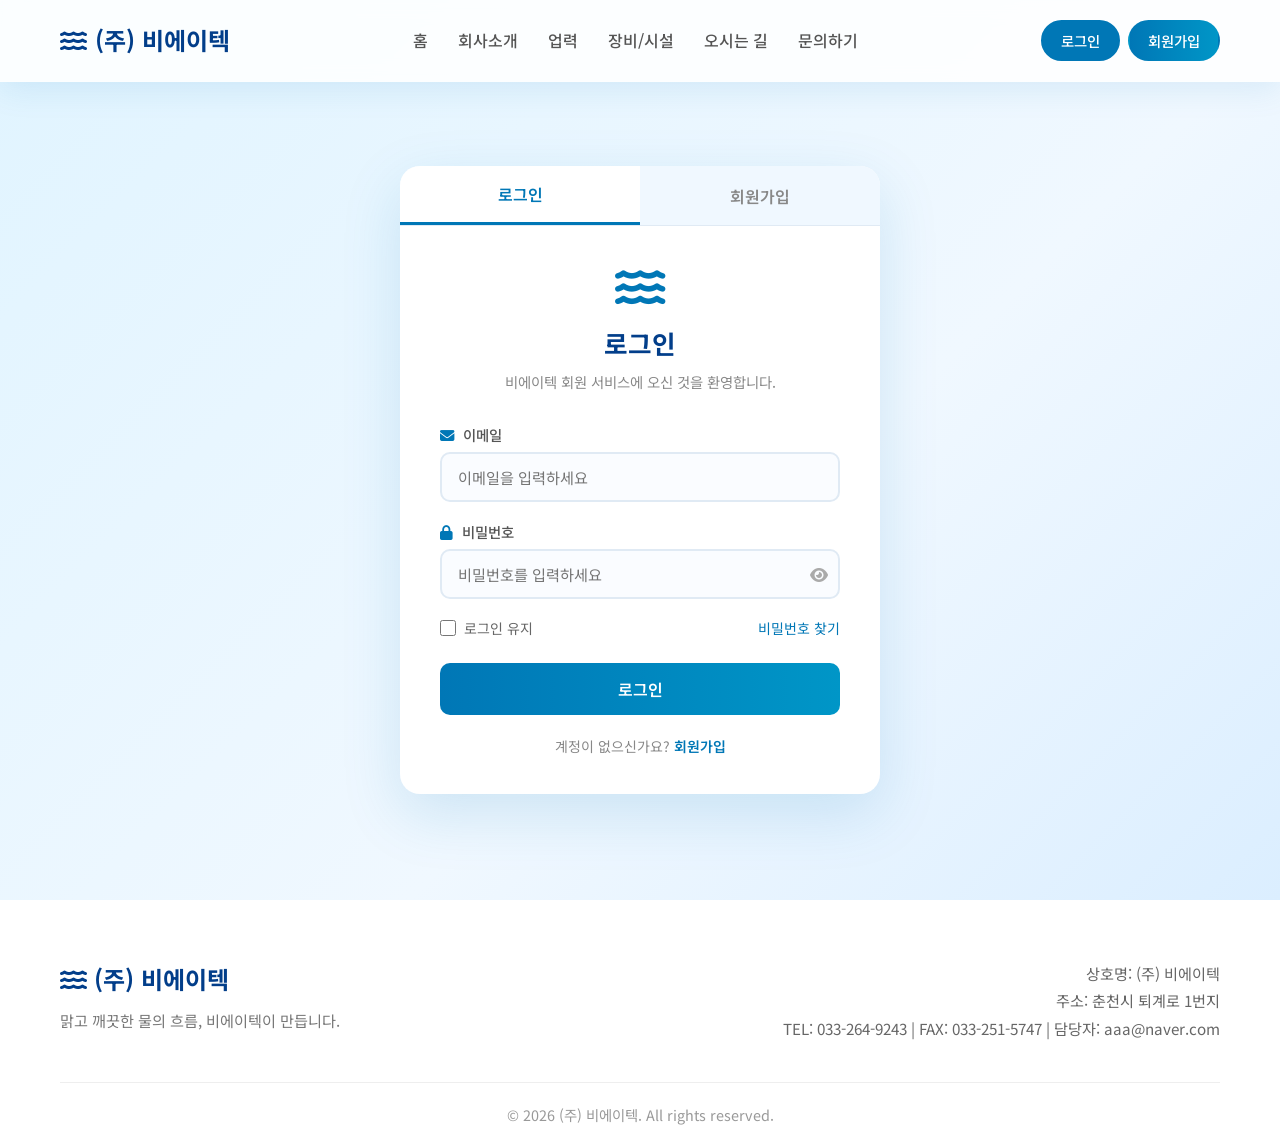
<file: auth.html>
<!DOCTYPE html>
<html lang="ko">
<head>
    <meta charset="UTF-8">
    <meta name="viewport" content="width=device-width, initial-scale=1.0">
    <title>(주) 비에이텍 | 로그인 / 회원가입</title>
    <link rel="stylesheet" href="style.css">
    <link rel="stylesheet" href="auth.css">
    <link rel="preconnect" href="https://fonts.googleapis.com">
    <link rel="preconnect" href="https://fonts.gstatic.com" crossorigin>
    <link href="https://fonts.googleapis.com/css2?family=Noto+Sans+KR:wght@300;400;500;700&display=swap" rel="stylesheet">
    <link rel="stylesheet" href="https://cdnjs.cloudflare.com/ajax/libs/font-awesome/6.4.0/css/all.min.css">
</head>
<body>
    <header id="header">
        <div class="container">
            <div class="logo">
                <a href="index.html"><i class="fa-solid fa-water"></i> (주) 비에이텍</a>
            </div>
            <nav class="nav-menu">
                <ul>
                    <li><a href="index.html">홈</a></li>
                    <li><a href="about.html">회사소개</a></li>
                    <li><a href="history.html">업력</a></li>
                    <li><a href="facilities.html">장비/시설</a></li>
                    <li><a href="location.html">오시는 길</a></li>
                    <li><a href="contact.html">문의하기</a></li>
                </ul>
            </nav>
            <div class="nav-auth-buttons">
                <a href="auth.html" class="btn-auth btn-login active-auth">로그인</a>
                <a href="auth.html?tab=signup" class="btn-auth btn-signup">회원가입</a>
            </div>
            <div class="mobile-menu-btn">
                <i class="fa-solid fa-bars"></i>
            </div>
        </div>
    </header>

    <main class="auth-main">
        <div class="auth-container">
            <div class="auth-tabs">
                <button class="auth-tab active" id="login-tab" onclick="switchTab('login')">로그인</button>
                <button class="auth-tab" id="signup-tab" onclick="switchTab('signup')">회원가입</button>
            </div>

            <!-- 로그인 폼 -->
            <div class="auth-form-wrapper" id="login-form">
                <div class="auth-header">
                    <i class="fa-solid fa-water auth-icon"></i>
                    <h2>로그인</h2>
                    <p>비에이텍 회원 서비스에 오신 것을 환영합니다.</p>
                </div>
                <form onsubmit="handleLogin(event)">
                    <div class="form-group">
                        <label for="login-email"><i class="fa-solid fa-envelope"></i> 이메일</label>
                        <input type="email" id="login-email" placeholder="이메일을 입력하세요" required>
                    </div>
                    <div class="form-group">
                        <label for="login-password"><i class="fa-solid fa-lock"></i> 비밀번호</label>
                        <div class="password-wrapper">
                            <input type="password" id="login-password" placeholder="비밀번호를 입력하세요" required>
                            <button type="button" class="toggle-pw" onclick="togglePassword('login-password', this)">
                                <i class="fa-solid fa-eye"></i>
                            </button>
                        </div>
                    </div>
                    <div class="form-options">
                        <label class="checkbox-label">
                            <input type="checkbox" id="remember-me"> 로그인 유지
                        </label>
                        <a href="#" class="forgot-pw">비밀번호 찾기</a>
                    </div>
                    <button type="submit" class="btn-submit">로그인</button>
                </form>
                <p class="switch-hint">계정이 없으신가요? <a href="#" onclick="switchTab('signup')">회원가입</a></p>
            </div>

            <!-- 회원가입 폼 -->
            <div class="auth-form-wrapper hidden" id="signup-form">
                <div class="auth-header">
                    <i class="fa-solid fa-user-plus auth-icon"></i>
                    <h2>회원가입</h2>
                    <p>비에이텍 회원이 되시면 다양한 서비스를 이용하실 수 있습니다.</p>
                </div>
                <form onsubmit="handleSignup(event)">
                    <div class="form-group" style="margin-bottom: 16px;">
                        <label><i class="fa-solid fa-users-gear"></i> 회원 구분</label>
                        <div class="role-selector" style="display: flex; gap: 10px; margin-top: 8px; margin-bottom: 8px;">
                            <label style="flex: 1; border: 1px solid #cbd5e0; padding: 12px; border-radius: 8px; text-align: center; cursor: pointer; display: flex; align-items: center; justify-content: center; gap: 8px; font-weight: 600; font-size: 0.9rem; background: #edf2f7; transition: all 0.2s;" id="label-role-customer">
                                <input type="radio" name="signup-role" value="customer" checked onchange="toggleRoleFields('customer')" style="accent-color: #0077b6; cursor: pointer;"> 일반 고객
                            </label>
                            <label style="flex: 1; border: 1px solid #cbd5e0; padding: 12px; border-radius: 8px; text-align: center; cursor: pointer; display: flex; align-items: center; justify-content: center; gap: 8px; font-weight: 600; font-size: 0.9rem; background: #ffffff; transition: all 0.2s;" id="label-role-employee">
                                <input type="radio" name="signup-role" value="employee" onchange="toggleRoleFields('employee')" style="accent-color: #0077b6; cursor: pointer;"> 사내 임직원
                            </label>
                        </div>
                    </div>
                    
                    <!-- 임직원 전용 입력 필드 (기본 숨김) -->
                    <div id="employee-fields" style="display: none; background: #f7fafc; padding: 16px; border-radius: 10px; border: 1px dashed #cbd5e0; margin-bottom: 16px; flex-direction: column; gap: 12px;">
                        <div class="form-group" style="margin-bottom: 0;">
                            <label for="signup-emp-id" style="font-weight: 600; font-size: 0.85rem;"><i class="fa-solid fa-id-card"></i> 사원번호</label>
                            <input type="text" id="signup-emp-id" placeholder="사원번호를 입력하세요 (예: EM-001)" style="margin-top: 5px; padding: 10px;">
                        </div>
                        <div class="form-group" style="margin-bottom: 0;">
                            <label for="signup-code" style="font-weight: 600; font-size: 0.85rem;"><i class="fa-solid fa-key"></i> 사내 인증코드</label>
                            <input type="password" id="signup-code" placeholder="사내 인증코드를 입력하세요 (기본값: BATECH2026)" style="margin-top: 5px; padding: 10px;">
                        </div>
                    </div>

                    <div class="form-group">
                        <label for="signup-name"><i class="fa-solid fa-user"></i> 이름</label>
                        <input type="text" id="signup-name" placeholder="이름을 입력하세요" required>
                    </div>
                    <div class="form-group">
                        <label for="signup-email"><i class="fa-solid fa-envelope"></i> 이메일</label>
                        <input type="email" id="signup-email" placeholder="이메일을 입력하세요" required>
                    </div>
                    <div class="form-group">
                        <label for="signup-phone"><i class="fa-solid fa-phone"></i> 연락처</label>
                        <input type="tel" id="signup-phone" placeholder="연락처를 입력하세요 (예: 010-0000-0000)">
                    </div>
                    <div class="form-group">
                        <label for="signup-password"><i class="fa-solid fa-lock"></i> 비밀번호</label>
                        <div class="password-wrapper">
                            <input type="password" id="signup-password" placeholder="비밀번호 (8자 이상)" required minlength="8">
                            <button type="button" class="toggle-pw" onclick="togglePassword('signup-password', this)">
                                <i class="fa-solid fa-eye"></i>
                            </button>
                        </div>
                    </div>
                    <div class="form-group">
                        <label for="signup-password-confirm"><i class="fa-solid fa-lock"></i> 비밀번호 확인</label>
                        <div class="password-wrapper">
                            <input type="password" id="signup-password-confirm" placeholder="비밀번호를 다시 입력하세요" required>
                            <button type="button" class="toggle-pw" onclick="togglePassword('signup-password-confirm', this)">
                                <i class="fa-solid fa-eye"></i>
                            </button>
                        </div>
                        <span class="pw-match-msg" id="pw-match-msg"></span>
                    </div>
                    <div class="form-group">
                        <label class="checkbox-label">
                            <input type="checkbox" id="agree-terms" required>
                            <a href="#" class="terms-link">이용약관</a> 및 <a href="#" class="terms-link">개인정보처리방침</a>에 동의합니다.
                        </label>
                    </div>
                    <button type="submit" class="btn-submit">회원가입</button>
                </form>
                <p class="switch-hint">이미 계정이 있으신가요? <a href="#" onclick="switchTab('login')">로그인</a></p>
            </div>
        </div>
    </main>

    <footer>
        <div class="container">
            <div class="footer-content">
                <div class="footer-logo">
                    <h2><i class="fa-solid fa-water"></i> (주) 비에이텍</h2>
                    <p>맑고 깨끗한 물의 흐름, 비에이텍이 만듭니다.</p>
                </div>
                <div class="footer-info">
                    <p>상호명: (주) 비에이텍</p>
                    <p>주소: 춘천시 퇴계로 1번지</p>
                    <p>TEL: 033-264-9243 | FAX: 033-251-5747 | 담당자: aaa@naver.com</p>
                </div>
            </div>
            <div class="footer-bottom">
                <p>&copy; 2026 (주) 비에이텍. All rights reserved.</p>
            </div>
        </div>
    </footer>

    <script src="script.js"></script>
    <script src="auth.js"></script>
</body>
</html>
</file>
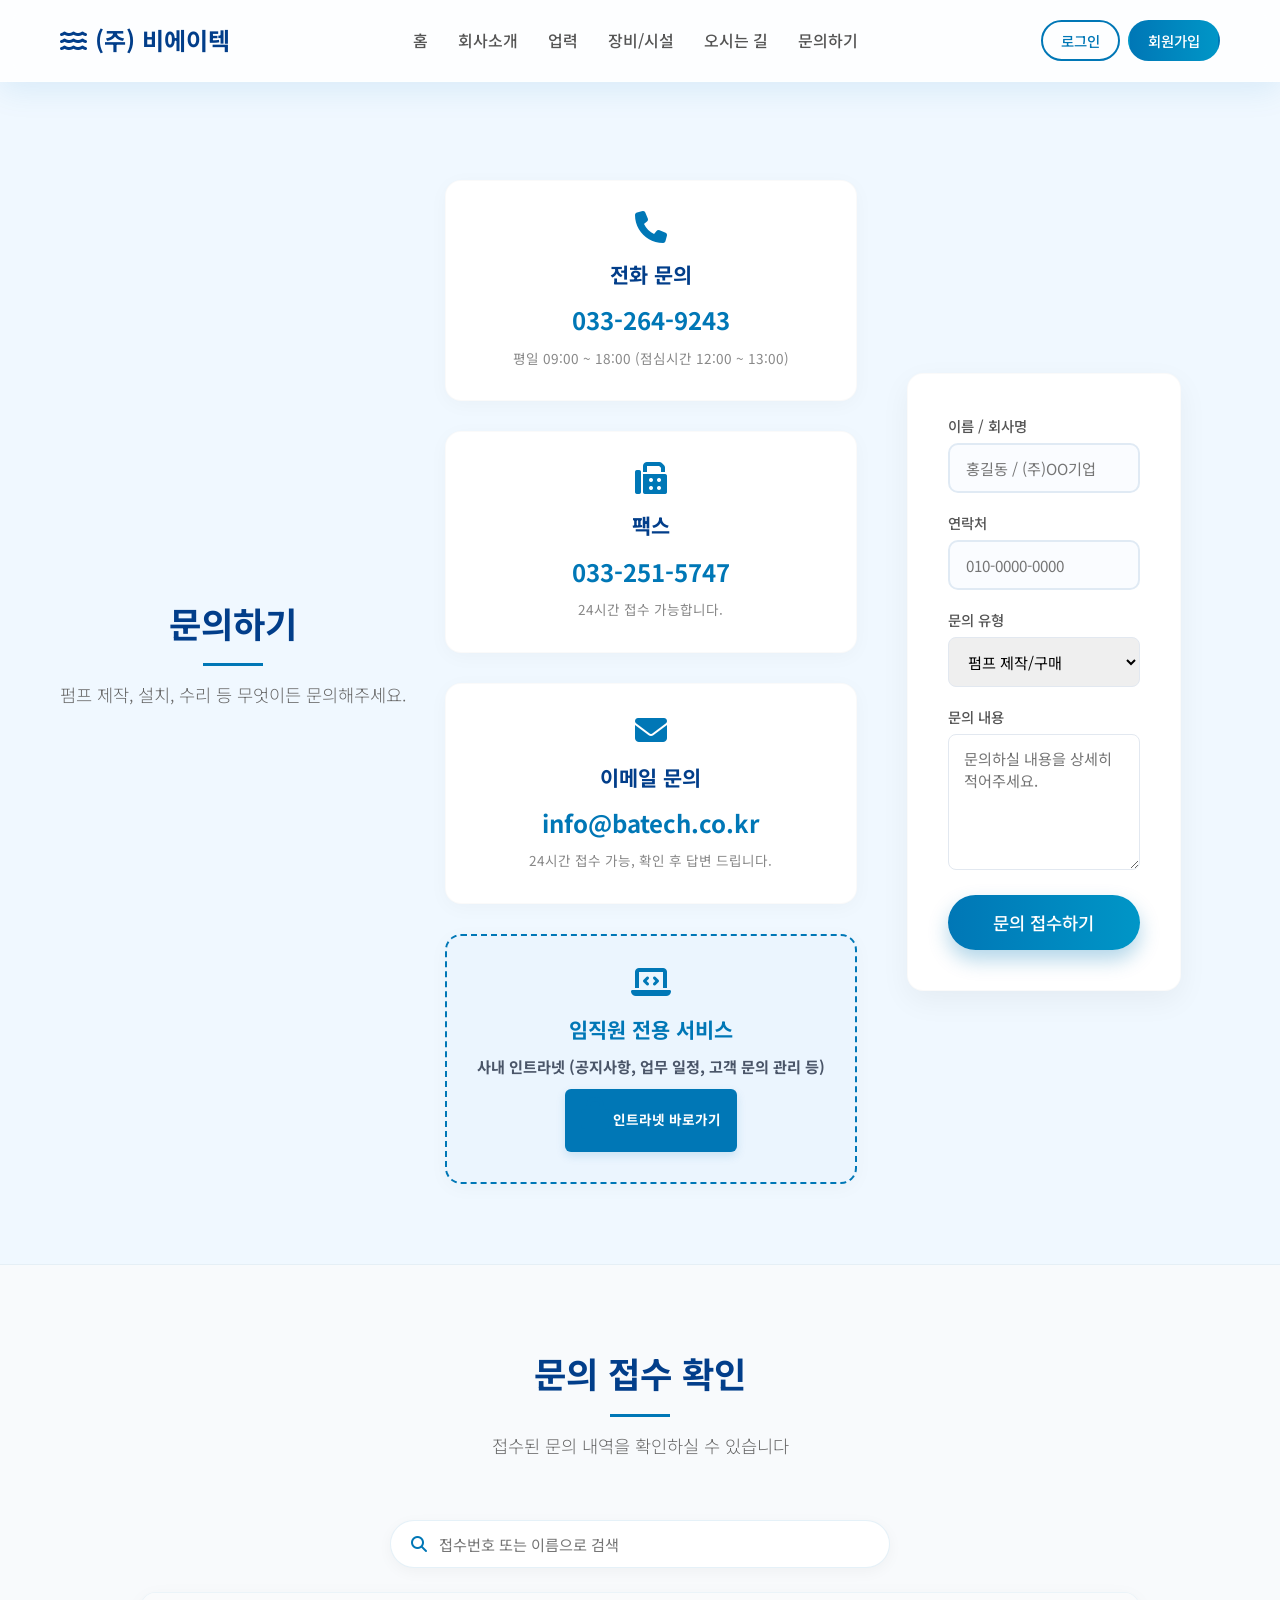
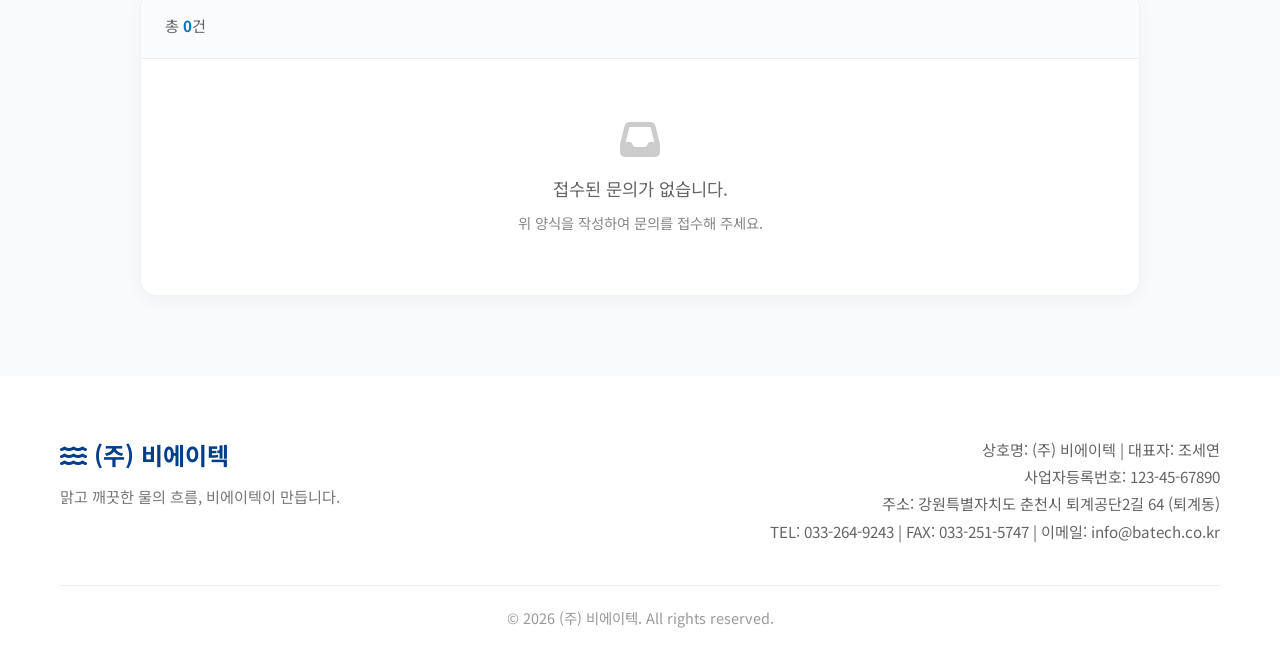
<file: contact.html>
<!DOCTYPE html>
<html lang="ko">
<head>
    <meta charset="UTF-8">
    <meta name="viewport" content="width=device-width, initial-scale=1.0">
    <title>(주) 비에이텍 | 문의하기</title>
    <link rel="stylesheet" href="style.css">
    <link rel="stylesheet" href="auth.css">
    <link rel="preconnect" href="https://fonts.googleapis.com">
    <link rel="preconnect" href="https://fonts.gstatic.com" crossorigin>
    <link href="https://fonts.googleapis.com/css2?family=Noto+Sans+KR:wght@300;400;500;700&display=swap" rel="stylesheet">
    <link rel="stylesheet" href="https://cdnjs.cloudflare.com/ajax/libs/font-awesome/6.4.0/css/all.min.css">
</head>
<body>
    <header id="header">
        <div class="container">
            <div class="logo">
                <a href="index.html"><i class="fa-solid fa-water"></i> (주) 비에이텍</a>
            </div>
            <nav class="nav-menu">
                <ul>
                    <li><a href="index.html">홈</a></li>
                    <li><a href="about.html">회사소개</a></li>
                    <li><a href="history.html">업력</a></li>
                    <li><a href="facilities.html">장비/시설</a></li>
                    <li><a href="location.html">오시는 길</a></li>
                    <li><a href="contact.html" class="active">문의하기</a></li>
                </ul>
            </nav>
            <div class="nav-auth-buttons">
                <a href="auth.html" class="btn-auth btn-login">로그인</a>
                <a href="auth.html?tab=signup" class="btn-auth btn-signup">회원가입</a>
            </div>
            <div class="mobile-menu-btn">
                <i class="fa-solid fa-bars"></i>
            </div>
        </div>
    </header>

    <main class="page-main">
        <section id="contact" class="section">
            <div class="container">
                <div class="section-header reveal">
                    <h2>문의하기</h2>
                    <p>펌프 제작, 설치, 수리 등 무엇이든 문의해주세요.</p>
                </div>
                <div class="contact-container grid-2 reveal">
                    <div class="contact-details">
                        <div class="contact-card">
                            <i class="fa-solid fa-phone"></i>
                            <h3>전화 문의</h3>
                            <p>033-264-9243</p>
                            <span>평일 09:00 ~ 18:00 (점심시간 12:00 ~ 13:00)</span>
                        </div>
                        <div class="contact-card">
                            <i class="fa-solid fa-fax"></i>
                            <h3>팩스</h3>
                            <p>033-251-5747</p>
                            <span>24시간 접수 가능합니다.</span>
                        </div>
                        <div class="contact-card">
                            <i class="fa-solid fa-envelope"></i>
                            <h3>이메일 문의</h3>
                            <p>info@batech.co.kr</p>
                            <span>24시간 접수 가능, 확인 후 답변 드립니다.</span>
                        </div>
                        <div class="contact-card" style="border: 2px dashed #0077b6; background: rgba(0, 119, 182, 0.02);">
                            <i class="fa-solid fa-laptop-code" style="color: #0077b6;"></i>
                            <h3 style="color: #0077b6;">임직원 전용 서비스</h3>
                            <p style="font-size: 0.95rem; margin-bottom: 12px; color: #4a5568; line-height: 1.4;">사내 인트라넷 (공지사항, 업무 일정, 고객 문의 관리 등)</p>
                            <a href="intranet.html" style="display: inline-block; background: #0077b6; color: #fff; padding: 8px 16px; border-radius: 6px; text-decoration: none; font-weight: bold; font-size: 0.85rem; transition: background 0.2s; box-shadow: 0 4px 10px rgba(0, 119, 182, 0.15);">
                                <i class="fa-solid fa-lock"></i> 인트라넷 바로가기
                            </a>
                        </div>
                    </div>
                    <form id="contact-form" class="contact-form">
                        <div class="form-group">
                            <label for="name">이름 / 회사명</label>
                            <input type="text" id="name" name="name" required placeholder="홍길동 / (주)OO기업">
                        </div>
                        <div class="form-group">
                            <label for="phone">연락처</label>
                            <input type="tel" id="phone" name="phone" required placeholder="010-0000-0000">
                        </div>
                        <div class="form-group">
                            <label for="type">문의 유형</label>
                            <select id="type" name="type">
                                <option value="manufacture">펌프 제작/구매</option>
                                <option value="install">설치 문의</option>
                                <option value="repair">A/S 및 수리</option>
                                <option value="other">기타 문의</option>
                            </select>
                        </div>
                        <div class="form-group">
                            <label for="message">문의 내용</label>
                            <textarea id="message" name="message" rows="5" required placeholder="문의하실 내용을 상세히 적어주세요."></textarea>
                        </div>
                        <button type="submit" class="btn btn-primary btn-block">문의 접수하기</button>
                    </form>
                </div>
            </div>
        </section>

        <section id="inquiry-board" class="section border-top bg-light">
            <div class="container flex-column">
                <div class="section-header reveal">
                    <h2>문의 접수 확인</h2>
                    <p>접수된 문의 내역을 확인하실 수 있습니다</p>
                </div>

                <div class="inquiry-search reveal">
                    <div class="inquiry-search-box">
                        <i class="fa-solid fa-magnifying-glass"></i>
                        <input type="text" id="inquiry-search" placeholder="접수번호 또는 이름으로 검색">
                    </div>
                </div>

                <div class="inquiry-board reveal">
                    <div class="inquiry-board-header">
                        <span class="inquiry-count">총 <strong id="inquiry-total">0</strong>건</span>
                    </div>
                    <div class="inquiry-table-wrapper">
                        <table class="inquiry-table">
                            <thead>
                                <tr>
                                    <th>접수번호</th>
                                    <th>접수일시</th>
                                    <th>이름 / 회사명</th>
                                    <th>문의 유형</th>
                                    <th>상태</th>
                                </tr>
                            </thead>
                            <tbody id="inquiry-list">
                            </tbody>
                        </table>
                    </div>
                    <div id="inquiry-empty" class="inquiry-empty hidden">
                        <i class="fa-solid fa-inbox"></i>
                        <p>접수된 문의가 없습니다.</p>
                        <span>위 양식을 작성하여 문의를 접수해 주세요.</span>
                    </div>
                </div>
            </div>
        </section>
    </main>

    <div id="inquiry-success-modal" class="inquiry-modal hidden">
        <div class="inquiry-modal-content">
            <div class="inquiry-modal-icon success">
                <i class="fa-solid fa-circle-check"></i>
            </div>
            <h3>문의가 접수되었습니다</h3>
            <p class="inquiry-modal-desc">담당자가 확인 후 연락드리겠습니다.</p>
            <div class="inquiry-modal-number">
                <span>접수번호</span>
                <strong id="success-inquiry-id"></strong>
            </div>
            <button type="button" id="inquiry-success-close" class="btn btn-primary btn-block">접수 내역 확인하기</button>
        </div>
    </div>

    <div id="inquiry-detail-modal" class="inquiry-modal hidden">
        <div class="inquiry-modal-content inquiry-detail-content">
            <button type="button" id="inquiry-detail-close" class="inquiry-modal-close" aria-label="닫기">
                <i class="fa-solid fa-xmark"></i>
            </button>
            <h3>문의 상세</h3>
            <dl class="inquiry-detail-list" id="inquiry-detail-body">
            </dl>
        </div>
    </div>

    <footer>
        <div class="container">
            <div class="footer-content">
                <div class="footer-logo">
                    <h2><i class="fa-solid fa-water"></i> (주) 비에이텍</h2>
                    <p>맑고 깨끗한 물의 흐름, 비에이텍이 만듭니다.</p>
                </div>
                <div class="footer-info">
                    <p>상호명: (주) 비에이텍 | 대표자: 조세연</p>
                    <p>사업자등록번호: 123-45-67890</p>
                    <p>주소: 강원특별자치도 춘천시 퇴계공단2길 64 (퇴계동)</p>
                    <p>TEL: 033-264-9243 | FAX: 033-251-5747 | 이메일: info@batech.co.kr</p>
                </div>
            </div>
            <div class="footer-bottom">
                <p>&copy; 2026 (주) 비에이텍. All rights reserved.</p>
            </div>
        </div>
    </footer>

    <script src="script.js"></script>
    <script src="auth.js"></script>
    <script src="contact.js"></script>
</body>
</html>
</file>
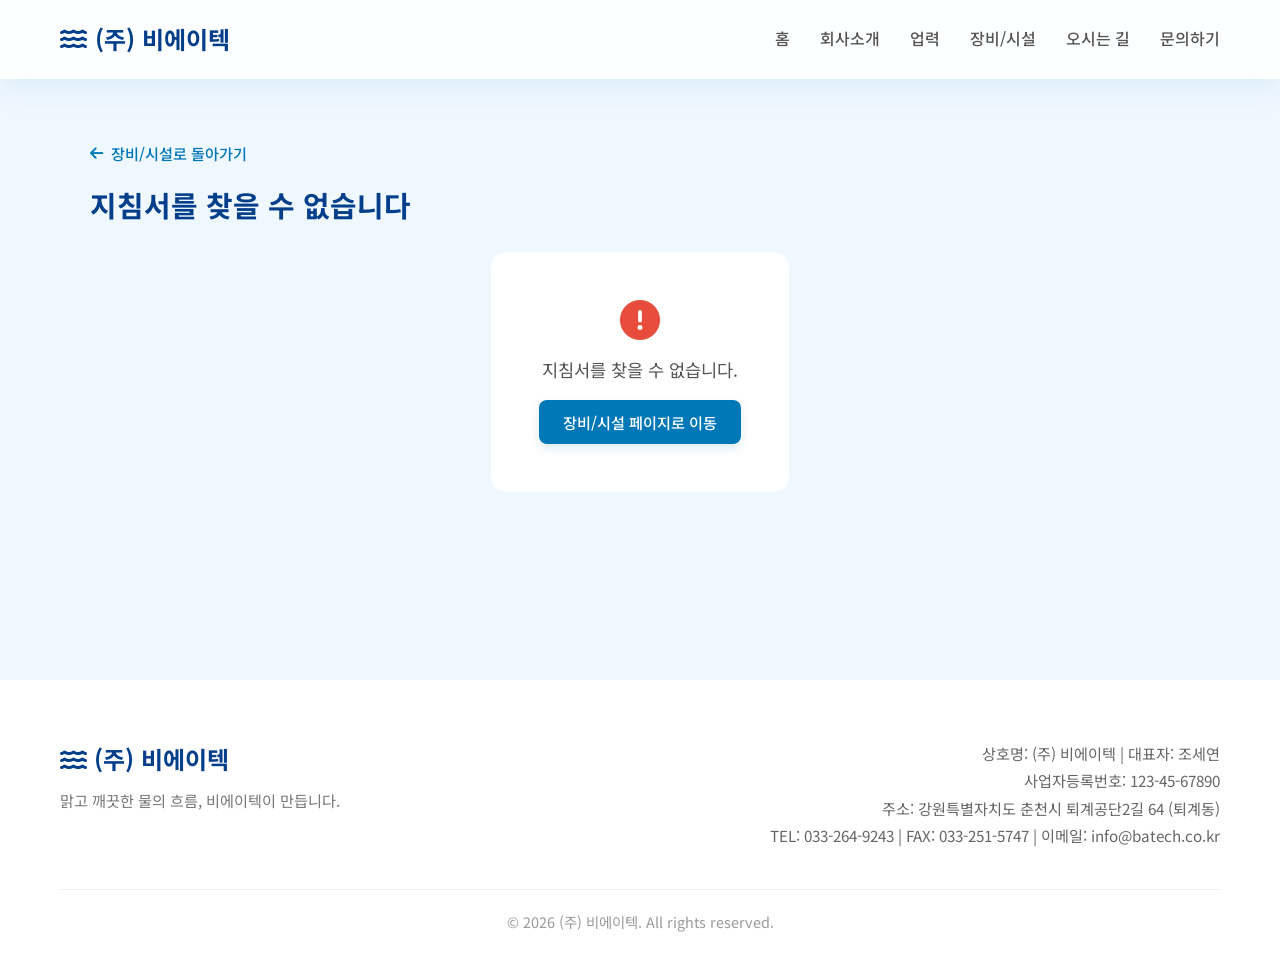
<file: guide-viewer.html>
<!DOCTYPE html>
<html lang="ko">
<head>
    <meta charset="UTF-8">
    <meta name="viewport" content="width=device-width, initial-scale=1.0">
    <title>(주) 비에이텍 | 유지관리 지침서</title>
    <link rel="stylesheet" href="style.css">
    <link rel="preconnect" href="https://fonts.googleapis.com">
    <link rel="preconnect" href="https://fonts.gstatic.com" crossorigin>
    <link href="https://fonts.googleapis.com/css2?family=Noto+Sans+KR:wght@300;400;500;700&display=swap" rel="stylesheet">
    <link rel="stylesheet" href="https://cdnjs.cloudflare.com/ajax/libs/font-awesome/6.4.0/css/all.min.css">
</head>
<body>
    <header id="header">
        <div class="container">
            <div class="logo">
                <a href="index.html"><i class="fa-solid fa-water"></i> (주) 비에이텍</a>
            </div>
            <nav class="nav-menu">
                <ul>
                    <li><a href="index.html">홈</a></li>
                    <li><a href="about.html">회사소개</a></li>
                    <li><a href="history.html">업력</a></li>
                    <li><a href="facilities.html" class="active">장비/시설</a></li>
                    <li><a href="location.html">오시는 길</a></li>
                    <li><a href="contact.html">문의하기</a></li>
                </ul>
            </nav>
            <div class="mobile-menu-btn">
                <i class="fa-solid fa-bars"></i>
            </div>
        </div>
    </header>

    <main class="page-main guide-viewer-main">
        <section class="section guide-viewer-section">
            <div class="container flex-column">
                <div class="guide-viewer-header reveal">
                    <a href="facilities.html" class="guide-back-link">
                        <i class="fa-solid fa-arrow-left"></i> 장비/시설로 돌아가기
                    </a>
                    <h2 id="guide-title">유지관리 지침서</h2>
                </div>

                <div id="guide-pdf-view" class="guide-viewer-frame reveal hidden">
                    <iframe id="pdf-frame" title="지침서 PDF 뷰어" class="guide-pdf-iframe"></iframe>
                </div>

                <div id="guide-hwp-view" class="guide-hwp-panel reveal hidden">
                    <div class="guide-hwp-content">
                        <div class="guide-hwp-icon">
                            <i class="fa-solid fa-file-lines"></i>
                        </div>
                        <h3 id="hwp-title">유지관리 지침서</h3>
                        <p class="guide-hwp-desc">
                            이 지침서는 HWP(한글) 형식입니다. 브라우저에서는 직접 미리보기가 지원되지 않으므로
                            아래 버튼을 눌러 파일을 다운로드한 뒤 한글 뷰어에서 확인해 주세요.
                        </p>
                        <a id="hwp-download" href="#" class="btn-cert-download" download>
                            <i class="fa-solid fa-download"></i> 지침서 다운로드
                        </a>
                    </div>
                </div>

                <div id="guide-error" class="guide-error reveal hidden">
                    <i class="fa-solid fa-circle-exclamation"></i>
                    <p>지침서를 찾을 수 없습니다.</p>
                    <a href="facilities.html" class="btn-cert-download">장비/시설 페이지로 이동</a>
                </div>
            </div>
        </section>
    </main>

    <footer>
        <div class="container">
            <div class="footer-content">
                <div class="footer-logo">
                    <h2><i class="fa-solid fa-water"></i> (주) 비에이텍</h2>
                    <p>맑고 깨끗한 물의 흐름, 비에이텍이 만듭니다.</p>
                </div>
                <div class="footer-info">
                    <p>상호명: (주) 비에이텍 | 대표자: 조세연</p>
                    <p>사업자등록번호: 123-45-67890</p>
                    <p>주소: 강원특별자치도 춘천시 퇴계공단2길 64 (퇴계동)</p>
                    <p>TEL: 033-264-9243 | FAX: 033-251-5747 | 이메일: info@batech.co.kr</p>
                </div>
            </div>
            <div class="footer-bottom">
                <p>&copy; 2026 (주) 비에이텍. All rights reserved.</p>
            </div>
        </div>
    </footer>

    <script src="script.js"></script>
    <script src="guide-viewer.js"></script>
</body>
</html>
</file>
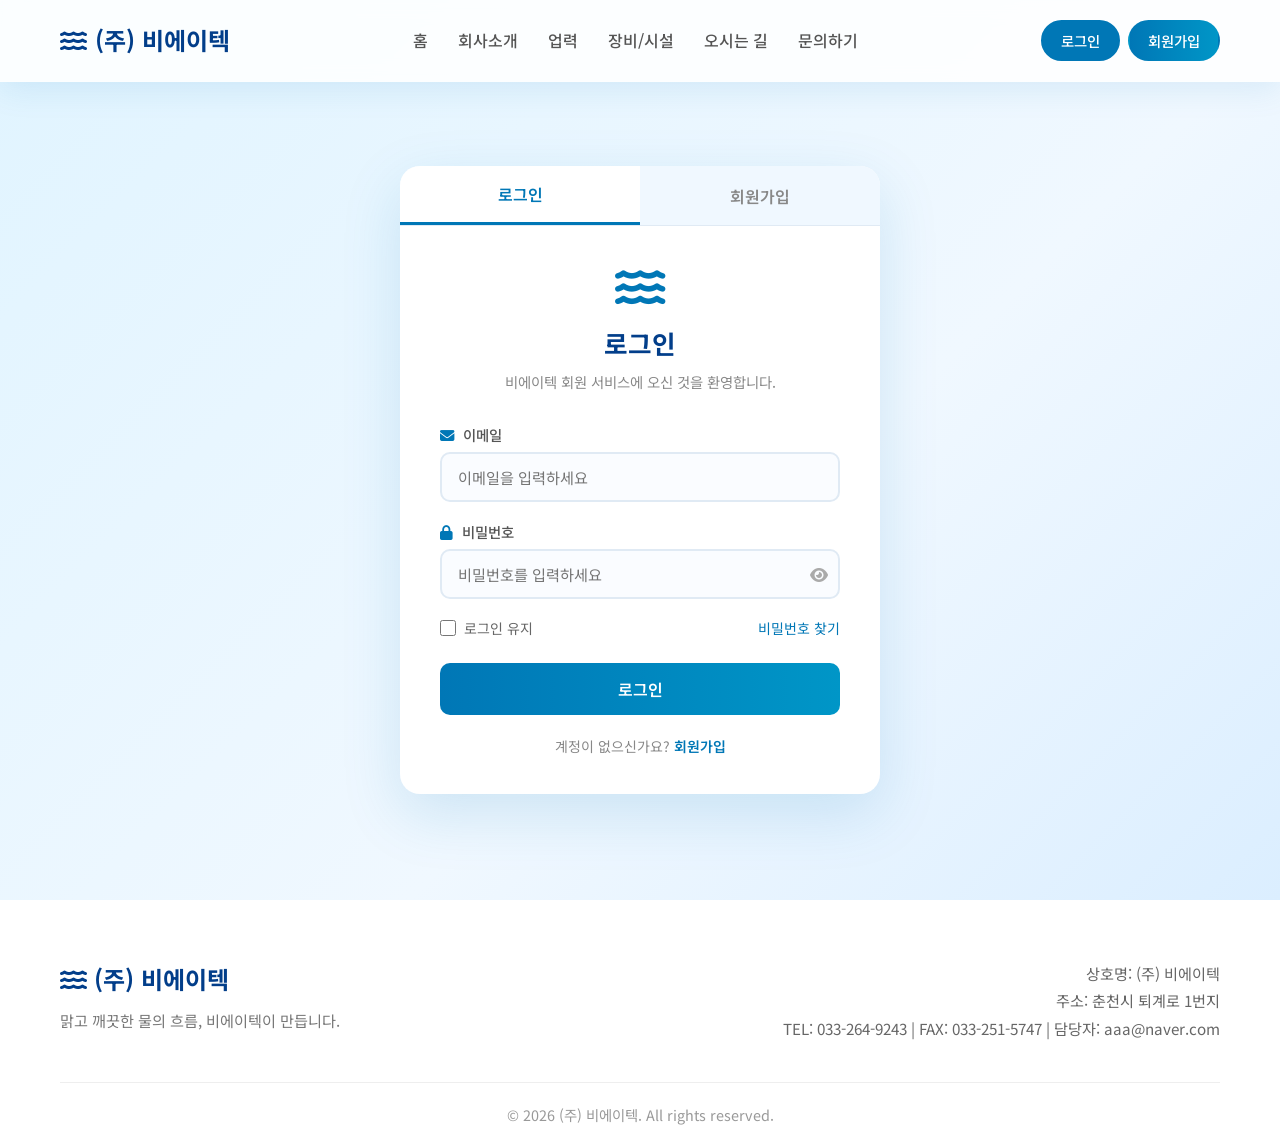
<file: intranet.html>
<!DOCTYPE html>
<html lang="ko">
<head>
    <meta charset="UTF-8">
    <meta name="viewport" content="width=device-width, initial-scale=1.0">
    <title>(주) 비에이텍 | 사내 인트라넷</title>
    <link rel="stylesheet" href="style.css">
    <link rel="stylesheet" href="auth.css">
    <link rel="preconnect" href="https://fonts.googleapis.com">
    <link rel="preconnect" href="https://fonts.gstatic.com" crossorigin>
    <link href="https://fonts.googleapis.com/css2?family=Noto+Sans+KR:wght@300;400;500;700&display=swap" rel="stylesheet">
    <link rel="stylesheet" href="https://cdnjs.cloudflare.com/ajax/libs/font-awesome/6.4.0/css/all.min.css">
    <script>
        // 임직원 권한 검증 보안 스크립트
        (function() {
            const session = JSON.parse(localStorage.getItem('batech_session') || sessionStorage.getItem('batech_session') || 'null');
            if (!session || session.role !== 'employee') {
                alert('임직원 전용 서비스입니다. 임직원 계정으로 로그인해주시기 바랍니다.');
                window.location.href = 'auth.html';
            }
        })();
    </script>
</head>
<body>
    <header id="header">
        <div class="container">
            <div class="logo">
                <a href="index.html"><i class="fa-solid fa-water"></i> (주) 비에이텍 <span style="font-size:0.75rem; background:#0077b6; color:#fff; padding:2px 6px; border-radius:4px; margin-left:6px; font-weight:bold; vertical-align:middle;">인트라넷</span></a>
            </div>
            <nav class="nav-menu">
                <ul>
                    <li><a href="index.html">홈</a></li>
                    <li><a href="about.html">회사소개</a></li>
                    <li><a href="history.html">업력</a></li>
                    <li><a href="facilities.html">장비/시설</a></li>
                    <li><a href="location.html">오시는 길</a></li>
                    <li><a href="contact.html">문의하기</a></li>
                </ul>
            </nav>
            <div class="nav-auth-buttons">
                <!-- 자바스크립트로 세션 상태 바인딩 -->
            </div>
            <div class="mobile-menu-btn">
                <i class="fa-solid fa-bars"></i>
            </div>
        </div>
    </header>

    <main class="page-main bg-light">
        <section class="section">
            <div class="container" style="flex-direction: column; align-items: stretch; gap: 30px;">
                <div class="section-header reveal section-header-left" style="margin-bottom: 10px;">
                    <h2>사내 인트라넷 대시보드</h2>
                    <p>비에이텍 임직원 업무 협업 및 고객 문의 관리 시스템</p>
                </div>

                <!-- 인트라넷 탭 메뉴 -->
                <div class="intranet-layout" style="display: flex; gap: 30px; align-items: flex-start;">
                    <aside class="intranet-sidebar" style="width: 250px; flex-shrink: 0; background: #fff; border-radius: 16px; box-shadow: 0 4px 20px rgba(0,0,0,0.04); border: 1px solid rgba(0,0,0,0.06); padding: 20px; display: flex; flex-direction: column; gap: 8px;">
                        <div style="font-size: 0.8rem; font-weight: 700; color: #a0aec0; text-transform: uppercase; letter-spacing: 0.5px; padding: 0 10px 10px 10px; border-bottom: 1px solid #edf2f7; margin-bottom: 8px;">업무 서비스</div>
                        <button class="intra-tab active" data-tab="notices">
                            <i class="fa-solid fa-bullhorn"></i> 사내 공지사항
                        </button>
                        <button class="intra-tab" data-tab="calendar">
                            <i class="fa-solid fa-calendar-days"></i> 사내 업무 달력
                        </button>
                        <button class="intra-tab" data-tab="inquiries">
                            <i class="fa-solid fa-headset"></i> 고객 문의 관리
                        </button>
                        <button class="intra-tab" data-tab="notebook">
                            <i class="fa-solid fa-book-open"></i> 사내 지식 (NotebookLM)
                        </button>
                        <button class="intra-tab" data-tab="achievements">
                            <i class="fa-solid fa-list-check"></i> 실적 관리
                        </button>
                    </aside>

                    <div class="intranet-content" style="flex-grow: 1; background: #fff; border-radius: 16px; box-shadow: 0 4px 20px rgba(0,0,0,0.04); border: 1px solid rgba(0,0,0,0.06); padding: 30px; min-height: 500px;">
                        
                        <!-- 1. 사내 공지사항 탭 -->
                        <div class="intra-panel active" id="panel-notices">
                            <div style="display: flex; justify-content: space-between; align-items: center; border-bottom: 2px solid #edf2f7; padding-bottom: 16px; margin-bottom: 20px;">
                                <h3 style="font-size: 1.4rem; font-weight: 700; color: #2d3748;"><i class="fa-solid fa-bullhorn" style="color:#0077b6; margin-right:8px;"></i> 사내 공지사항</h3>
                                <div style="display: flex; gap: 8px; max-width: 300px; width: 100%;">
                                    <input type="text" id="notice-search" placeholder="공지사항 제목 검색..." style="width: 100%; padding: 8px 12px; border: 1px solid #cbd5e0; border-radius: 8px; font-size: 0.9rem;">
                                </div>
                            </div>
                            <div class="table-responsive">
                                <table class="inquiry-table" style="width: 100%; border-collapse: collapse; text-align: left;">
                                    <thead>
                                        <tr style="background: #f7fafc; border-bottom: 2px solid #edf2f7;">
                                            <th style="padding: 12px 16px; font-weight: 600;">번호</th>
                                            <th style="padding: 12px 16px; font-weight: 600;">제목</th>
                                            <th style="padding: 12px 16px; font-weight: 600;">작성부서</th>
                                            <th style="padding: 12px 16px; font-weight: 600;">등록일</th>
                                        </tr>
                                    </thead>
                                    <tbody id="notice-list">
                                        <!-- 자바스크립트로 공지 렌더링 -->
                                    </tbody>
                                </table>
                            </div>
                        </div>

                        <!-- 2. 사내 업무 달력 탭 -->
                        <div class="intra-panel" id="panel-calendar" style="display: none;">
                            <div style="display: flex; justify-content: space-between; align-items: center; border-bottom: 2px solid #edf2f7; padding-bottom: 16px; margin-bottom: 20px;">
                                <h3 style="font-size: 1.4rem; font-weight: 700; color: #2d3748;"><i class="fa-solid fa-calendar-days" style="color:#0077b6; margin-right:8px;"></i> 사내 업무 달력</h3>
                                <div style="display: flex; align-items: center; gap: 15px;">
                                    <button id="prev-month" style="background: none; border: 1px solid #cbd5e0; border-radius: 6px; width: 32px; height: 32px; cursor: pointer; display: flex; align-items: center; justify-content: center; font-size: 0.8rem; transition: background 0.2s;"><i class="fa-solid fa-chevron-left"></i></button>
                                    <span id="calendar-title" style="font-size: 1.25rem; font-weight: 700; color: #2d3748; min-width: 120px; text-align: center;">2026년 06월</span>
                                    <button id="next-month" style="background: none; border: 1px solid #cbd5e0; border-radius: 6px; width: 32px; height: 32px; cursor: pointer; display: flex; align-items: center; justify-content: center; font-size: 0.8rem; transition: background 0.2s;"><i class="fa-solid fa-chevron-right"></i></button>
                                </div>
                            </div>
                            
                            <!-- 달력 그리드 -->
                            <div class="calendar-wrapper">
                                <div class="calendar-grid-header" style="display: grid; grid-template-columns: repeat(7, 1fr); text-align: center; font-weight: 700; color: #718096; border-bottom: 1px solid #edf2f7; padding-bottom: 10px; margin-bottom: 10px;">
                                    <div style="color: #e53e3e;">일</div>
                                    <div>월</div>
                                    <div>화</div>
                                    <div>수</div>
                                    <div>목</div>
                                    <div>금</div>
                                    <div style="color: #3182ce;">토</div>
                                </div>
                                <div id="calendar-days" style="display: grid; grid-template-columns: repeat(7, 1fr); grid-auto-rows: minmax(100px, auto); gap: 1px; background: #edf2f7; border: 1px solid #edf2f7; border-radius: 8px; overflow: hidden;">
                                    <!-- 날짜 블록 렌더링 -->
                                </div>
                            </div>
                        </div>

                        <!-- 3. 고객 문의 관리 탭 -->
                        <div class="intra-panel" id="panel-inquiries" style="display: none;">
                            <div style="display: flex; justify-content: space-between; align-items: center; border-bottom: 2px solid #edf2f7; padding-bottom: 16px; margin-bottom: 20px;">
                                <h3 style="font-size: 1.4rem; font-weight: 700; color: #2d3748;"><i class="fa-solid fa-headset" style="color:#0077b6; margin-right:8px;"></i> 고객 문의 관리</h3>
                                <div style="display: flex; gap: 8px; max-width: 300px; width: 100%;">
                                    <input type="text" id="intra-inquiry-search" placeholder="접수번호 또는 고객명 검색..." style="width: 100%; padding: 8px 12px; border: 1px solid #cbd5e0; border-radius: 8px; font-size: 0.9rem;">
                                </div>
                            </div>
                            <div class="table-responsive">
                                <table class="inquiry-table" style="width: 100%; border-collapse: collapse; text-align: left;">
                                    <thead>
                                        <tr style="background: #f7fafc; border-bottom: 2px solid #edf2f7;">
                                            <th style="padding: 12px 16px; font-weight: 600;">접수번호</th>
                                            <th style="padding: 12px 16px; font-weight: 600;">접수일시</th>
                                            <th style="padding: 12px 16px; font-weight: 600;">고객명 / 회사명</th>
                                            <th style="padding: 12px 16px; font-weight: 600;">문의 유형</th>
                                            <th style="padding: 12px 16px; font-weight: 600;">진행 상태</th>
                                            <th style="padding: 12px 16px; font-weight: 600; text-align: center;">관리</th>
                                        </tr>
                                    </thead>
                                    <tbody id="intra-inquiry-list">
                                        <!-- 자바스크립트로 접수 리스트 렌더링 -->
                                    </tbody>
                                </table>
                            </div>
                            <div id="intra-inquiry-empty" class="inquiry-empty hidden" style="text-align: center; padding: 50px 0;">
                                <i class="fa-solid fa-inbox" style="font-size: 3rem; color: #cbd5e0; margin-bottom: 12px;"></i>
                                <p style="font-size: 1.1rem; color: #718096; margin: 0;">접수된 고객 문의 내역이 없습니다.</p>
                            </div>
                        </div>

                        <!-- 4. 사내 지식 (NotebookLM) 탭 -->
                        <div class="intra-panel" id="panel-notebook" style="display: none;">
                            <div style="border-bottom: 2px solid #edf2f7; padding-bottom: 16px; margin-bottom: 25px;">
                                <h3 style="font-size: 1.4rem; font-weight: 700; color: #2d3748;"><i class="fa-solid fa-book-open" style="color:#0077b6; margin-right:8px;"></i> 사내 지식 베이스 (NotebookLM)</h3>
                            </div>
                            <div style="background: linear-gradient(135deg, rgba(0, 119, 182, 0.03) 0%, rgba(0, 150, 199, 0.08) 100%); border-radius: 16px; border: 1px solid rgba(0, 119, 182, 0.15); padding: 35px; display: flex; flex-direction: column; align-items: center; text-align: center; gap: 20px; box-shadow: 0 4px 12px rgba(0,119,182,0.05);">
                                <div style="width: 80px; height: 80px; border-radius: 50%; background: #0077b6; display: flex; align-items: center; justify-content: center; color: #fff; font-size: 2.2rem; box-shadow: 0 6px 16px rgba(0, 119, 182, 0.3);">
                                    <i class="fa-solid fa-brain"></i>
                                </div>
                                <h4 style="font-size: 1.4rem; font-weight: 700; color: #023e8a; margin: 0;">Google NotebookLM 기반 사내 규정 조회</h4>
                                <p style="font-size: 1.05rem; color: #4a5568; max-width: 600px; line-height: 1.7; word-break: keep-all; margin: 0;">
                                    비에이텍의 사내 복지 규정, 인사 관리 지침서, 펌프 부품 기술 시방서 및 사내 프로세스 정보를 구글 NotebookLM을 통해 직관적으로 질문하고 신속하게 답변을 받을 수 있습니다.
                                </p>
                                <div style="display: flex; flex-direction: column; gap: 8px; background: #fff; padding: 16px 24px; border-radius: 12px; border: 1px solid #edf2f7; text-align: left; width: 100%; max-width: 480px; box-shadow: 0 4px 12px rgba(0,0,0,0.03);">
                                    <span style="font-size: 0.85rem; font-weight: 700; color: #718096; display: flex; align-items: center; gap: 6px;"><i class="fa-solid fa-lightbulb" style="color:#d69e2e;"></i> 질문 가이드 예시</span>
                                    <ul style="font-size: 0.88rem; color: #4a5568; padding-left: 20px; line-height: 1.6; margin: 5px 0 0 0;">
                                        <li>"부스터펌프 A/S 및 출고 검사 프로토콜이 어떻게 되나요?"</li>
                                        <li>"2026년도 사내 연차 및 연봉 협상 규정을 알려줘."</li>
                                        <li>"퇴계공단 공장 내 비상 대응 시 행동 지침을 알려줘."</li>
                                    </ul>
                                </div>
                                <a href="https://notebooklm.google/" target="_blank" rel="noopener noreferrer" style="display: inline-flex; align-items: center; gap: 8px; background: #0077b6; color: #fff; text-decoration: none; padding: 14px 32px; border-radius: 10px; font-weight: 700; font-size: 1rem; transition: background 0.2s, transform 0.2s; box-shadow: 0 6px 16px rgba(0, 119, 182, 0.25);">
                                    NotebookLM 지식베이스 열기 <i class="fa-solid fa-arrow-up-right-from-square"></i>
                                </a>
                            </div>
                        </div>

                        <!-- 5. 실적 관리 탭 -->
                        <div class="intra-panel" id="panel-achievements" style="display: none;">
                            <div style="display: flex; justify-content: space-between; align-items: center; border-bottom: 2px solid #edf2f7; padding-bottom: 16px; margin-bottom: 20px;">
                                <h3 style="font-size: 1.4rem; font-weight: 700; color: #2d3748;"><i class="fa-solid fa-list-check" style="color:#0077b6; margin-right:8px;"></i> 실적 관리</h3>
                                <div style="display: flex; gap: 10px; align-items: center; width: 100%; max-width: 500px; justify-content: flex-end;">
                                    <input type="text" id="intra-achievement-search" placeholder="발주처 또는 건명 검색..." style="padding: 8px 12px; border: 1px solid #cbd5e0; border-radius: 8px; font-size: 0.9rem; flex-grow: 1; box-sizing: border-box;">
                                    <button type="button" id="btn-add-achievement" style="background: #0077b6; color: #fff; border: none; padding: 8px 16px; border-radius: 8px; font-weight: 700; font-size: 0.9rem; cursor: pointer; transition: background 0.2s; white-space: nowrap;"><i class="fa-solid fa-plus"></i> 실적 등록</button>
                                </div>
                            </div>
                            <div class="table-responsive">
                                <table class="inquiry-table" style="width: 100%; border-collapse: collapse; text-align: left;">
                                    <thead>
                                        <tr style="background: #f7fafc; border-bottom: 2px solid #edf2f7;">
                                            <th style="padding: 12px 16px; font-weight: 600; width: 80px; text-align: center;">번호</th>
                                            <th style="padding: 12px 16px; font-weight: 600; width: 180px;">발주처</th>
                                            <th style="padding: 12px 16px; font-weight: 600;">건명 (사업 및 펌프 납품 내역)</th>
                                            <th style="padding: 12px 16px; font-weight: 600; width: 120px; text-align: center;">납품일자</th>
                                            <th style="padding: 12px 16px; font-weight: 600; width: 100px;">비고</th>
                                            <th style="padding: 12px 16px; font-weight: 600; width: 140px; text-align: center;">관리</th>
                                        </tr>
                                    </thead>
                                    <tbody id="intra-achievement-list">
                                        <!-- 자바스크립트로 실적 리스트 렌더링 -->
                                    </tbody>
                                </table>
                            </div>
                            <div id="intra-achievement-empty" class="inquiry-empty hidden" style="text-align: center; padding: 50px 0;">
                                <i class="fa-solid fa-folder-open" style="font-size: 3rem; color: #cbd5e0; margin-bottom: 12px;"></i>
                                <p style="font-size: 1.1rem; color: #718096; margin: 0;">등록된 실적 내역이 없습니다.</p>
                            </div>
                        </div>

                    </div>
                </div>
            </div>
        </section>
    </main>

    <!-- 사내 공지사항 상세 모달 -->
    <div id="notice-detail-modal" class="inquiry-modal hidden">
        <div class="inquiry-modal-content inquiry-detail-content">
            <button type="button" id="notice-detail-close" class="inquiry-modal-close" aria-label="닫기">
                <i class="fa-solid fa-xmark"></i>
            </button>
            <h3 style="border-bottom: 2px solid #edf2f7; padding-bottom: 12px; margin-bottom: 15px;"><i class="fa-solid fa-circle-info" style="color:#0077b6; margin-right:6px;"></i> 사내 공지 상세</h3>
            <div id="notice-detail-body">
                <!-- 스크립트 바인딩 -->
            </div>
        </div>
    </div>

    <!-- 달력 일정 상세 모달 -->
    <div id="cal-detail-modal" class="inquiry-modal hidden">
        <div class="inquiry-modal-content" style="max-width: 450px;">
            <div style="width: 50px; height: 50px; border-radius: 50%; background: rgba(0, 119, 182, 0.1); color: #0077b6; display: flex; align-items: center; justify-content: center; font-size: 1.4rem; margin: 0 auto 16px auto;">
                <i class="fa-solid fa-calendar-check"></i>
            </div>
            <h3 id="cal-detail-title" style="font-size: 1.25rem; font-weight: 700; color: #2d3748; margin-bottom: 8px;">일정 상세</h3>
            <p id="cal-detail-date" style="font-size: 0.9rem; color: #718096; margin-bottom: 16px;">2026.06.10 (수)</p>
            <div id="cal-detail-desc" style="background: #f7fafc; padding: 15px; border-radius: 8px; font-size: 0.95rem; color: #4a5568; line-height: 1.6; text-align: left; margin-bottom: 20px; border: 1px solid #edf2f7;">
                상세 정보
            </div>
            <button type="button" id="cal-detail-close" class="btn btn-primary btn-block">확인</button>
        </div>
    </div>

    <!-- 고객 문의 관리 상세 및 상태 수정 모달 -->
    <div id="intra-inquiry-modal" class="inquiry-modal hidden">
        <div class="inquiry-modal-content" style="max-width: 550px; text-align: left;">
            <button type="button" id="intra-inquiry-close" class="inquiry-modal-close" aria-label="닫기">
                <i class="fa-solid fa-xmark"></i>
            </button>
            <h3 style="border-bottom: 2px solid #edf2f7; padding-bottom: 12px; margin-bottom: 20px;"><i class="fa-solid fa-headset" style="color:#0077b6; margin-right:6px;"></i> 고객 문의 관리</h3>
            
            <dl class="inquiry-detail-list" id="intra-inquiry-body" style="margin-bottom: 20px;">
                <!-- 상세 렌더링 -->
            </dl>

            <div style="background: #f7fafc; padding: 16px; border-radius: 10px; border: 1px solid #cbd5e0; display: flex; align-items: center; justify-content: space-between; gap: 15px;">
                <label for="update-status-select" style="font-weight: 700; font-size: 0.95rem; color: #2d3748; display: flex; align-items: center; gap: 6px;">
                    <i class="fa-solid fa-spinner" style="color:#0077b6;"></i> 진행 상태 관리
                </label>
                <div style="display: flex; gap: 8px; flex-grow: 1; max-width: 250px;">
                    <select id="update-status-select" style="width: 100%; padding: 8px 12px; border: 1px solid #cbd5e0; border-radius: 6px; font-size: 0.9rem; font-weight: 600;">
                        <option value="접수완료">접수완료</option>
                        <option value="처리중">처리중</option>
                        <option value="답변완료">답변완료</option>
                    </select>
                    <button type="button" id="btn-save-status" style="background: #0077b6; color: #fff; border: none; padding: 8px 16px; border-radius: 6px; font-weight: 700; font-size: 0.9rem; cursor: pointer; transition: background 0.2s;">저장</button>
                </div>
            </div>
        </div>
    </div>

    <!-- 실적 등록/수정 모달 -->
    <div id="achievement-modal" class="inquiry-modal hidden">
        <div class="inquiry-modal-content" style="max-width: 500px; text-align: left; box-sizing: border-box;">
            <button type="button" id="achievement-modal-close" class="inquiry-modal-close" aria-label="닫기">
                <i class="fa-solid fa-xmark"></i>
            </button>
            <h3 id="achievement-modal-title" style="border-bottom: 2px solid #edf2f7; padding-bottom: 12px; margin-bottom: 20px;"><i class="fa-solid fa-circle-info" style="color:#0077b6; margin-right:6px;"></i> 주요 사업 실적 등록</h3>
            
            <form id="achievement-form" style="display: flex; flex-direction: column; gap: 15px;">
                <input type="hidden" id="achievement-mode" value="add">
                <input type="hidden" id="original-no" value="">
                
                <div style="display: flex; flex-direction: column; gap: 6px;">
                    <label for="ach-no" style="font-weight: 700; font-size: 0.9rem; color: #4a5568;">번호 <span style="color:#e53e3e;">*</span></label>
                    <input type="number" id="ach-no" required placeholder="예: 420" style="padding: 10px; border: 1px solid #cbd5e0; border-radius: 6px; font-size: 0.95rem; box-sizing: border-box;">
                </div>
                
                <div style="display: flex; flex-direction: column; gap: 6px;">
                    <label for="ach-client" style="font-weight: 700; font-size: 0.9rem; color: #4a5568;">발주처 <span style="color:#e53e3e;">*</span></label>
                    <input type="text" id="ach-client" required placeholder="예: 춘천시상하수도사업본부" style="padding: 10px; border: 1px solid #cbd5e0; border-radius: 6px; font-size: 0.95rem; box-sizing: border-box;">
                </div>
                
                <div style="display: flex; flex-direction: column; gap: 6px;">
                    <label for="ach-project" style="font-weight: 700; font-size: 0.9rem; color: #4a5568;">건명 (사업 및 펌프 납품 내역) <span style="color:#e53e3e;">*</span></label>
                    <textarea id="ach-project" required rows="3" placeholder="예: 용산정수장 송수펌프 교체공사 부스터펌프" style="padding: 10px; border: 1px solid #cbd5e0; border-radius: 6px; font-size: 0.95rem; resize: vertical; font-family: inherit; box-sizing: border-box;"></textarea>
                </div>
                
                <div style="display: flex; flex-direction: column; gap: 6px;">
                    <label for="ach-date" style="font-weight: 700; font-size: 0.9rem; color: #4a5568;">납품일자 <span style="color:#e53e3e;">*</span></label>
                    <input type="text" id="ach-date" required placeholder="예: 2019.06 또는 2019" style="padding: 10px; border: 1px solid #cbd5e0; border-radius: 6px; font-size: 0.95rem; box-sizing: border-box;">
                </div>
                
                <div style="display: flex; flex-direction: column; gap: 6px;">
                    <label for="ach-remark" style="font-weight: 700; font-size: 0.9rem; color: #4a5568;">비고</label>
                    <input type="text" id="ach-remark" placeholder="예: 관급자재 등" style="padding: 10px; border: 1px solid #cbd5e0; border-radius: 6px; font-size: 0.95rem; box-sizing: border-box;">
                </div>
                
                <div style="display: flex; gap: 10px; margin-top: 10px; justify-content: flex-end;">
                    <button type="button" id="btn-achievement-cancel" style="background: #edf2f7; color: #4a5568; border: none; padding: 10px 20px; border-radius: 6px; font-weight: 700; font-size: 0.95rem; cursor: pointer; transition: background 0.2s;">취소</button>
                    <button type="submit" style="background: #0077b6; color: #fff; border: none; padding: 10px 20px; border-radius: 6px; font-weight: 700; font-size: 0.95rem; cursor: pointer; transition: background 0.2s;">저장</button>
                </div>
            </form>
        </div>
    </div>

    <footer>
        <div class="container">
            <div class="footer-content">
                <div class="footer-logo">
                    <h2><i class="fa-solid fa-water"></i> (주) 비에이텍</h2>
                    <p>맑고 깨끗한 물의 흐름, 비에이텍이 만듭니다.</p>
                </div>
                <div class="footer-info">
                    <p>상호명: (주) 비에이텍 | 대표자: 조세연</p>
                    <p>사업자등록번호: 123-45-67890</p>
                    <p>주소: 강원특별자치도 춘천시 퇴계공단2길 64 (퇴계동)</p>
                    <p>TEL: 033-264-9243 | FAX: 033-251-5747 | 이메일: info@batech.co.kr</p>
                </div>
            </div>
            <div class="footer-bottom">
                <p>&copy; 2026 (주) 비에이텍. All rights reserved.</p>
            </div>
        </div>
    </footer>

    <script src="script.js"></script>
    <script src="auth.js"></script>
    <script src="intranet.js"></script>
</body>
</html>
</file>
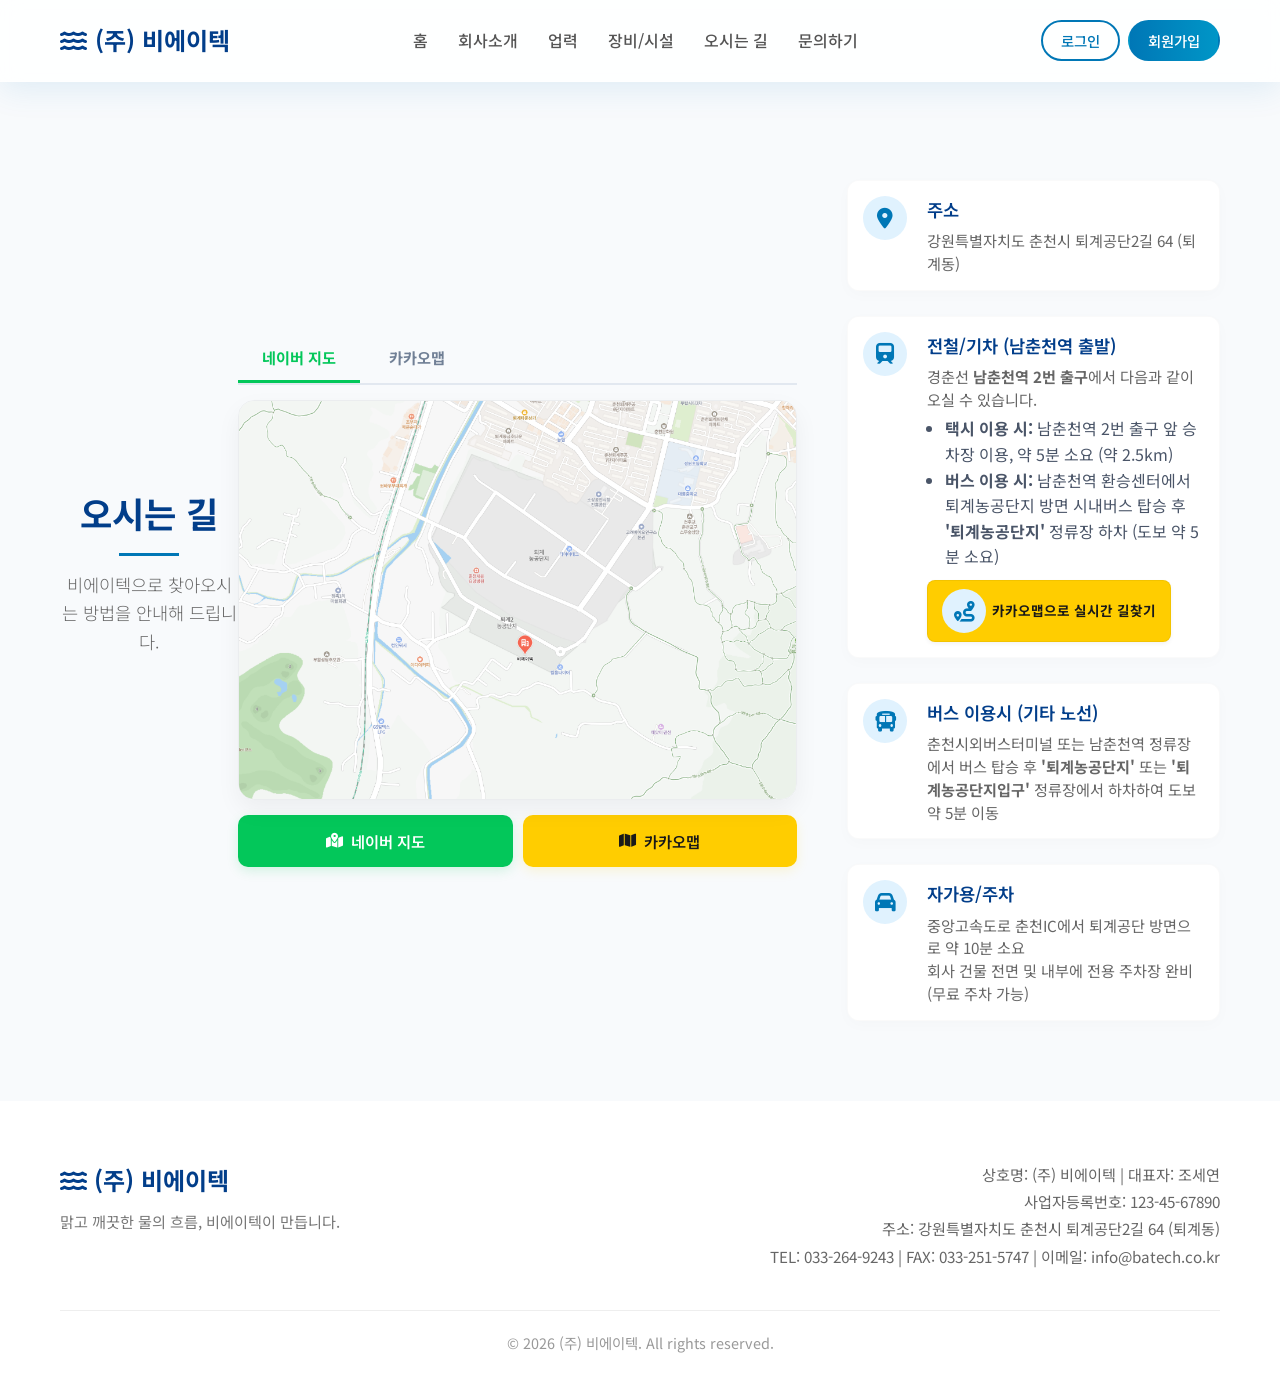
<file: location.html>
<!DOCTYPE html>
<html lang="ko">
<head>
    <meta charset="UTF-8">
    <meta name="viewport" content="width=device-width, initial-scale=1.0">
    <title>(주) 비에이텍 | 오시는 길</title>
    <link rel="stylesheet" href="style.css">
    <link rel="stylesheet" href="auth.css">
    <link rel="preconnect" href="https://fonts.googleapis.com">
    <link rel="preconnect" href="https://fonts.gstatic.com" crossorigin>
    <link href="https://fonts.googleapis.com/css2?family=Noto+Sans+KR:wght@300;400;500;700&display=swap" rel="stylesheet">
    <link rel="stylesheet" href="https://cdnjs.cloudflare.com/ajax/libs/font-awesome/6.4.0/css/all.min.css">
</head>
<body>
    <header id="header">
        <div class="container">
            <div class="logo">
                <a href="index.html"><i class="fa-solid fa-water"></i> (주) 비에이텍</a>
            </div>
            <nav class="nav-menu">
                <ul>
                    <li><a href="index.html">홈</a></li>
                    <li><a href="about.html">회사소개</a></li>
                    <li><a href="history.html">업력</a></li>
                    <li><a href="facilities.html">장비/시설</a></li>
                    <li><a href="location.html" class="active">오시는 길</a></li>
                    <li><a href="contact.html">문의하기</a></li>
                </ul>
            </nav>
            <div class="nav-auth-buttons">
                <a href="auth.html" class="btn-auth btn-login">로그인</a>
                <a href="auth.html?tab=signup" class="btn-auth btn-signup">회원가입</a>
            </div>
            <div class="mobile-menu-btn">
                <i class="fa-solid fa-bars"></i>
            </div>
        </div>
    </header>

    <main class="page-main bg-light">
        <section id="location" class="section">
            <div class="container">
                <div class="section-header reveal">
                    <h2>오시는 길</h2>
                    <p>비에이텍으로 찾아오시는 방법을 안내해 드립니다.</p>
                </div>
                <div class="location-container grid-2 reveal">
                    <div class="map-container-block" style="display: flex; flex-direction: column; gap: 15px;">
                        <!-- 지도 탭 버튼 -->
                        <div class="map-tabs" style="display: flex; border-bottom: 2px solid #e2e8f0; gap: 5px;">
                            <button class="map-tab active" data-target="naver" style="padding: 12px 24px; border: none; background: none; font-weight: 700; font-size: 0.95rem; cursor: pointer; border-bottom: 3px solid #03C75A; color: #03C75A; transition: all 0.2s;">네이버 지도</button>
                            <button class="map-tab" data-target="kakao" style="padding: 12px 24px; border: none; background: none; font-weight: 700; font-size: 0.95rem; cursor: pointer; border-bottom: 3px solid transparent; color: #718096; transition: all 0.2s;">카카오맵</button>
                        </div>
                        <div class="map-wrapper" style="position: relative;">
                            <!-- 네이버 지도 연동 (기본 활성화) -->
                            <a id="naver-map-link" href="https://map.naver.com/p/entry/place/35117863?c=15.15,0,0,0,dh" target="_blank" rel="noopener noreferrer" style="display: block; width: 100%; height: 100%;">
                                <img src="naver_map.png" alt="비에이텍 네이버 지도 위치" style="width: 100%; height: 100%; object-fit: cover; display: block;">
                            </a>
                            <!-- 카카오 지도 연동 -->
                            <a id="kakao-map-link" href="https://map.kakao.com/?q=%EA%B0%95%EC%9B%90%ED%8A%B9%EB%B3%84%EC%9E%90%EC%B9%98%EB%8F%84%20%EC%B6%98%EC%B2%9C%EC%8B%9C%20%ED%87%B4%EA%B3%84%EA%B3%B5%EB%8B%A82%EA%B8%B8%2064" target="_blank" rel="noopener noreferrer" style="display: none; width: 100%; height: 100%; position: relative;">
                                <img src="naver_map.png" alt="비에이텍 카카오 지도 위치" style="width: 100%; height: 100%; object-fit: cover; display: block; filter: saturate(0.9) sepia(0.08);">
                                <div style="position: absolute; top: 15px; left: 15px; background: rgba(255,205,0,0.95); color: #191919; padding: 8px 16px; border-radius: 20px; font-weight: 700; font-size: 0.85rem; box-shadow: 0 4px 12px rgba(0,0,0,0.15); display: flex; align-items: center; gap: 6px; border: 1px solid rgba(0,0,0,0.05);">
                                    <i class="fa-solid fa-map"></i> 카카오맵 위치 보기
                                </div>
                            </a>
                        </div>
                        <div class="map-links" style="display: flex; gap: 10px;">
                            <a href="https://map.naver.com/p/entry/place/35117863?c=15.15,0,0,0,dh" target="_blank" rel="noopener noreferrer" class="btn-map-link naver-map" style="display: inline-flex; align-items: center; justify-content: center; gap: 8px; background: #03C75A; color: #fff; text-decoration: none; padding: 14px 20px; border-radius: 10px; font-weight: 600; font-size: 0.96rem; flex: 1; transition: background 0.2s, transform 0.2s; box-shadow: 0 4px 12px rgba(3,199,90,0.15); box-sizing: border-box; text-align: center;">
                                <i class="fa-solid fa-map-location-dot"></i> 네이버 지도
                            </a>
                            <a href="https://map.kakao.com/?q=%EA%B0%95%EC%9B%90%ED%8A%B9%EB%B3%84%EC%9E%90%EC%B9%98%EB%8F%84%20%EC%B6%98%EC%B2%9C%EC%8B%9C%20%ED%87%B4%EA%B3%84%EA%B3%B5%EB%8B%A82%EA%B8%B8%2064" target="_blank" rel="noopener noreferrer" class="btn-map-link kakao-map" style="display: inline-flex; align-items: center; justify-content: center; gap: 8px; background: #FFCD00; color: #191919; text-decoration: none; padding: 14px 20px; border-radius: 10px; font-weight: 600; font-size: 0.96rem; flex: 1; transition: background 0.2s, transform 0.2s; box-shadow: 0 4px 12px rgba(255,205,0,0.15); box-sizing: border-box; text-align: center;">
                                <i class="fa-solid fa-map"></i> 카카오맵
                            </a>
                        </div>
                    </div>
                    <div class="location-info">
                        <div class="info-item">
                            <i class="fa-solid fa-location-dot"></i>
                            <div>
                                <h4>주소</h4>
                                <p>강원특별자치도 춘천시 퇴계공단2길 64 (퇴계동)</p>
                            </div>
                        </div>
                        <div class="info-item">
                            <i class="fa-solid fa-train"></i>
                            <div>
                                <h4>전철/기차 (남춘천역 출발)</h4>
                                <p>경춘선 <strong>남춘천역 2번 출구</strong>에서 다음과 같이 오실 수 있습니다.</p>
                                <ul style="margin-top: 6px; padding-left: 18px; line-height: 1.6; color: #4a5568; list-style-type: disc;">
                                    <li><strong>택시 이용 시:</strong> 남춘천역 2번 출구 앞 승차장 이용, 약 5분 소요 (약 2.5km)</li>
                                    <li><strong>버스 이용 시:</strong> 남춘천역 환승센터에서 퇴계농공단지 방면 시내버스 탑승 후 <strong>'퇴계농공단지'</strong> 정류장 하차 (도보 약 5분 소요)</li>
                                </ul>
                                <div style="margin-top: 10px;">
                                    <a href="https://map.kakao.com/?q=%EA%B0%95%EC%9B%90%ED%8A%B9%EB%B3%84%EC%9E%90%EC%B9%98%EB%8F%84%20%EC%B6%98%EC%B2%9C%EC%8B%9C%20%ED%87%B4%EA%B3%84%EA%B3%B5%EB%8B%A82%EA%B8%B8%2064" target="_blank" rel="noopener noreferrer" style="display: inline-flex; align-items: center; gap: 6px; background: #FFCD00; color: #191919; text-decoration: none; padding: 8px 14px; border-radius: 8px; font-weight: 700; font-size: 0.85rem; border: 1px solid rgba(0,0,0,0.05); transition: background 0.2s; box-shadow: 0 2px 4px rgba(0,0,0,0.05);">
                                        <i class="fa-solid fa-route"></i> 카카오맵으로 실시간 길찾기
                                    </a>
                                </div>
                            </div>
                        </div>
                        <div class="info-item">
                            <i class="fa-solid fa-bus"></i>
                            <div>
                                <h4>버스 이용시 (기타 노선)</h4>
                                <p>춘천시외버스터미널 또는 남춘천역 정류장에서 버스 탑승 후 <strong>'퇴계농공단지'</strong> 또는 <strong>'퇴계농공단지입구'</strong> 정류장에서 하차하여 도보 약 5분 이동</p>
                            </div>
                        </div>
                        <div class="info-item">
                            <i class="fa-solid fa-car"></i>
                            <div>
                                <h4>자가용/주차</h4>
                                <p>중앙고속도로 춘천IC에서 퇴계공단 방면으로 약 10분 소요<br>회사 건물 전면 및 내부에 전용 주차장 완비 (무료 주차 가능)</p>
                            </div>
                        </div>
                    </div>
                </div>
            </div>
        </section>
    </main>

    <footer>
        <div class="container">
            <div class="footer-content">
                <div class="footer-logo">
                    <h2><i class="fa-solid fa-water"></i> (주) 비에이텍</h2>
                    <p>맑고 깨끗한 물의 흐름, 비에이텍이 만듭니다.</p>
                </div>
                <div class="footer-info">
                    <p>상호명: (주) 비에이텍 | 대표자: 조세연</p>
                    <p>사업자등록번호: 123-45-67890</p>
                    <p>주소: 강원특별자치도 춘천시 퇴계공단2길 64 (퇴계동)</p>
                    <p>TEL: 033-264-9243 | FAX: 033-251-5747 | 이메일: info@batech.co.kr</p>
                </div>
            </div>
            <div class="footer-bottom">
                <p>&copy; 2026 (주) 비에이텍. All rights reserved.</p>
            </div>
        </div>
    </footer>

    <script src="script.js"></script>
    <script src="auth.js"></script>
</body>
</html>
</file>
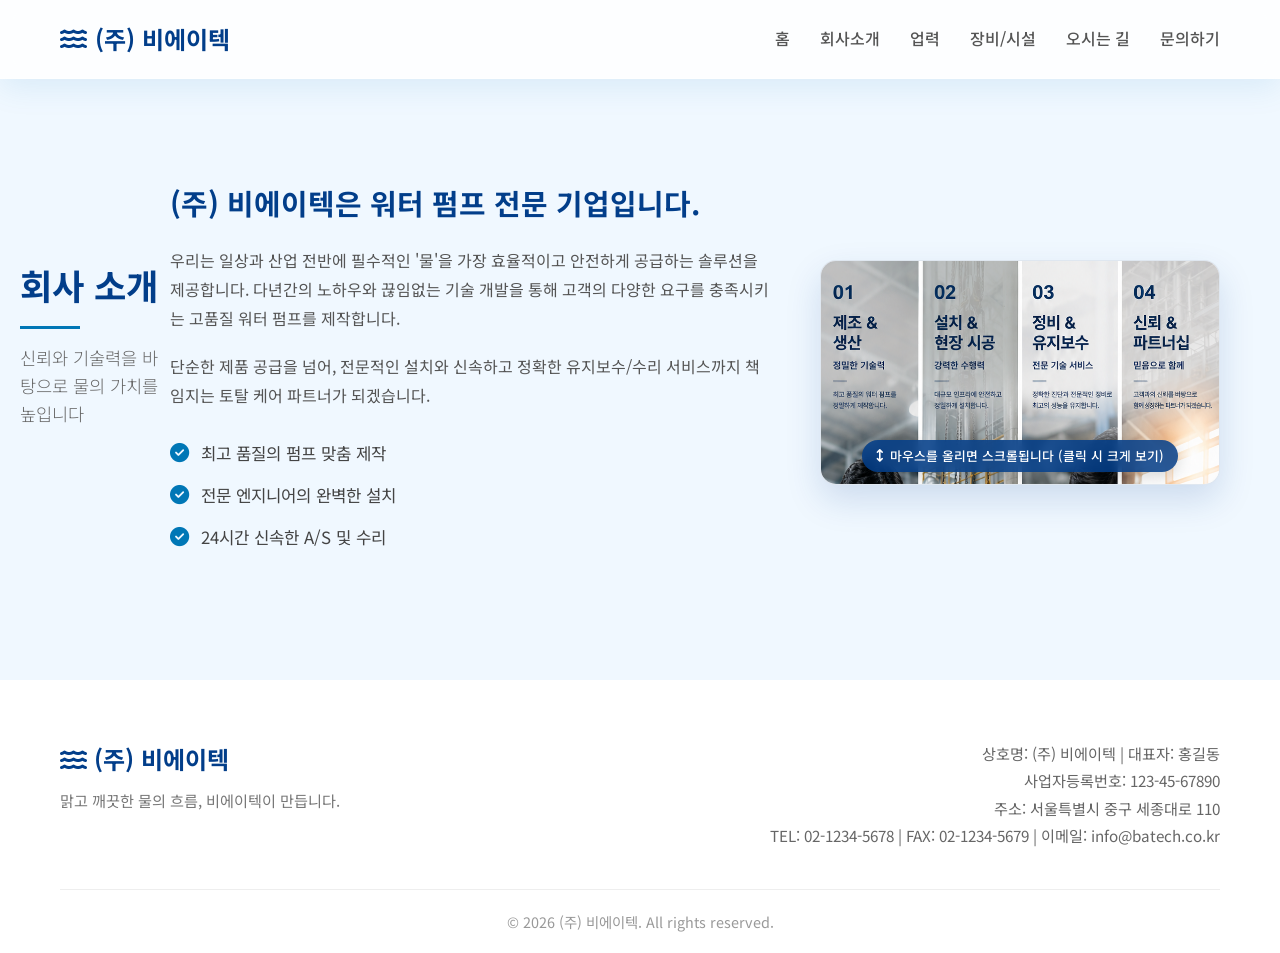
<file: drive-download-20260527T063400Z-3-001/about.html>
<!DOCTYPE html>
<html lang="ko">
<head>
    <meta charset="UTF-8">
    <meta name="viewport" content="width=device-width, initial-scale=1.0">
    <title>(주) 비에이텍 | 회사소개</title>
    <link rel="stylesheet" href="style.css">
    <link rel="preconnect" href="https://fonts.googleapis.com">
    <link rel="preconnect" href="https://fonts.gstatic.com" crossorigin>
    <link href="https://fonts.googleapis.com/css2?family=Noto+Sans+KR:wght@300;400;500;700&display=swap" rel="stylesheet">
    <link rel="stylesheet" href="https://cdnjs.cloudflare.com/ajax/libs/font-awesome/6.4.0/css/all.min.css">
</head>
<body>
    <header id="header">
        <div class="container">
            <div class="logo">
                <a href="index.html"><i class="fa-solid fa-water"></i> (주) 비에이텍</a>
            </div>
            <nav class="nav-menu">
                <ul>
                    <li><a href="index.html">홈</a></li>
                    <li><a href="about.html" class="active">회사소개</a></li>
                    <li><a href="history.html">업력</a></li>
                    <li><a href="facilities.html">장비/시설</a></li>
                    <li><a href="location.html">오시는 길</a></li>
                    <li><a href="contact.html">문의하기</a></li>
                </ul>
            </nav>
            <div class="mobile-menu-btn">
                <i class="fa-solid fa-bars"></i>
            </div>
        </div>
    </header>

    <main class="page-main">
        <section id="about" class="section">
            <div class="container">
                <div class="section-header reveal section-header-left">
                    <h2>회사 소개</h2>
                    <p>신뢰와 기술력을 바탕으로 물의 가치를 높입니다</p>
                </div>
                <div class="about-content grid-2 reveal">
                    <div class="about-text">
                        <h3>(주) 비에이텍은 워터 펌프 전문 기업입니다.</h3>
                        <p>우리는 일상과 산업 전반에 필수적인 '물'을 가장 효율적이고 안전하게 공급하는 솔루션을 제공합니다. 다년간의 노하우와 끊임없는 기술 개발을 통해 고객의 다양한 요구를 충족시키는 고품질 워터 펌프를 제작합니다.</p>
                        <p>단순한 제품 공급을 넘어, 전문적인 설치와 신속하고 정확한 유지보수/수리 서비스까지 책임지는 토탈 케어 파트너가 되겠습니다.</p>
                        <ul class="feature-list">
                            <li><i class="fa-solid fa-check-circle"></i> 최고 품질의 펌프 맞춤 제작</li>
                            <li><i class="fa-solid fa-check-circle"></i> 전문 엔지니어의 완벽한 설치</li>
                            <li><i class="fa-solid fa-check-circle"></i> 24시간 신속한 A/S 및 수리</li>
                        </ul>
                    </div>
                    <div class="about-image">
                        <div class="interactive-16-9-container" id="about-image-container">
                            <img src="about-image.png" alt="(주) 비에이텍 서비스 소개" class="scrolling-img" id="about-scrolling-img">
                            <div class="container-overlay">
                                <div class="zoom-icon">
                                    <i class="fa-solid fa-magnifying-glass-plus"></i>
                                </div>
                            </div>
                            <div class="hover-badge">
                                <i class="fa-solid fa-arrows-up-down"></i> 마우스를 올리면 스크롤됩니다 (클릭 시 크게 보기)
                            </div>
                        </div>
                    </div>
                </div>
            </div>
        </section>
    </main>

    <footer>
        <div class="container">
            <div class="footer-content">
                <div class="footer-logo">
                    <h2><i class="fa-solid fa-water"></i> (주) 비에이텍</h2>
                    <p>맑고 깨끗한 물의 흐름, 비에이텍이 만듭니다.</p>
                </div>
                <div class="footer-info">
                    <p>상호명: (주) 비에이텍 | 대표자: 홍길동</p>
                    <p>사업자등록번호: 123-45-67890</p>
                    <p>주소: 서울특별시 중구 세종대로 110</p>
                    <p>TEL: 02-1234-5678 | FAX: 02-1234-5679 | 이메일: info@batech.co.kr</p>
                </div>
            </div>
            <div class="footer-bottom">
                <p>&copy; 2026 (주) 비에이텍. All rights reserved.</p>
            </div>
        </div>
    </footer>

    <!-- Lightbox Modal -->
    <div id="lightbox" class="lightbox-modal">
        <div class="lightbox-content-wrapper">
            <button id="lightbox-close" class="lightbox-close-btn" aria-label="닫기">
                <i class="fa-solid fa-xmark"></i>
            </button>
            <div class="lightbox-scroll-container">
                <img src="about-image.png" alt="(주) 비에이텍 서비스 소개 상세" class="lightbox-img">
            </div>
            <div class="lightbox-caption">
                (주) 비에이텍 서비스 소개 상세 (마우스 스크롤하여 전체 보기)
            </div>
        </div>
    </div>

    <script src="script.js"></script>
</body>
</html>
</file>
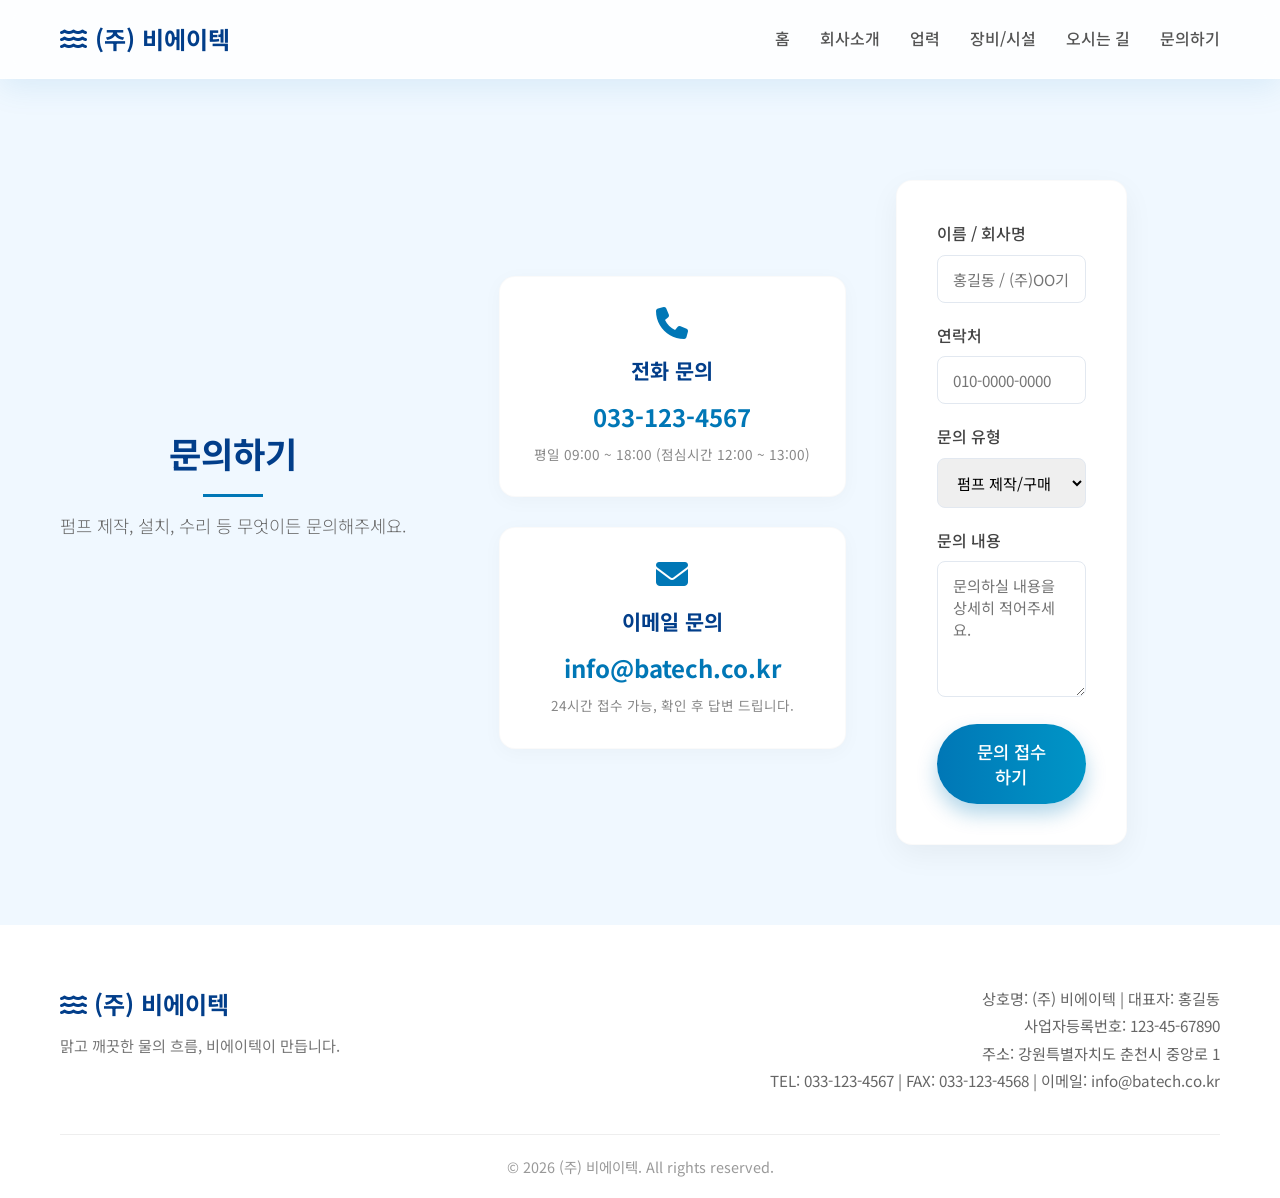
<file: drive-download-20260527T063400Z-3-001/contact.html>
<!DOCTYPE html>
<html lang="ko">
<head>
    <meta charset="UTF-8">
    <meta name="viewport" content="width=device-width, initial-scale=1.0">
    <title>(주) 비에이텍 | 문의하기</title>
    <link rel="stylesheet" href="style.css">
    <link rel="preconnect" href="https://fonts.googleapis.com">
    <link rel="preconnect" href="https://fonts.gstatic.com" crossorigin>
    <link href="https://fonts.googleapis.com/css2?family=Noto+Sans+KR:wght@300;400;500;700&display=swap" rel="stylesheet">
    <link rel="stylesheet" href="https://cdnjs.cloudflare.com/ajax/libs/font-awesome/6.4.0/css/all.min.css">
</head>
<body>
    <header id="header">
        <div class="container">
            <div class="logo">
                <a href="index.html"><i class="fa-solid fa-water"></i> (주) 비에이텍</a>
            </div>
            <nav class="nav-menu">
                <ul>
                    <li><a href="index.html">홈</a></li>
                    <li><a href="about.html">회사소개</a></li>
                    <li><a href="history.html">업력</a></li>
                    <li><a href="facilities.html">장비/시설</a></li>
                    <li><a href="location.html">오시는 길</a></li>
                    <li><a href="contact.html" class="active">문의하기</a></li>
                </ul>
            </nav>
            <div class="mobile-menu-btn">
                <i class="fa-solid fa-bars"></i>
            </div>
        </div>
    </header>

    <main class="page-main">
        <section id="contact" class="section">
            <div class="container">
                <div class="section-header reveal">
                    <h2>문의하기</h2>
                    <p>펌프 제작, 설치, 수리 등 무엇이든 문의해주세요.</p>
                </div>
                <div class="contact-container grid-2 reveal">
                    <div class="contact-details">
                        <div class="contact-card">
                            <i class="fa-solid fa-phone"></i>
                            <h3>전화 문의</h3>
                            <p>033-123-4567</p>
                            <span>평일 09:00 ~ 18:00 (점심시간 12:00 ~ 13:00)</span>
                        </div>
                        <div class="contact-card">
                            <i class="fa-solid fa-envelope"></i>
                            <h3>이메일 문의</h3>
                            <p>info@batech.co.kr</p>
                            <span>24시간 접수 가능, 확인 후 답변 드립니다.</span>
                        </div>
                    </div>
                    <form class="contact-form" onsubmit="event.preventDefault(); alert('문의가 성공적으로 접수되었습니다. 담당자가 곧 연락드리겠습니다.');">
                        <div class="form-group">
                            <label for="name">이름 / 회사명</label>
                            <input type="text" id="name" name="name" required placeholder="홍길동 / (주)OO기업">
                        </div>
                        <div class="form-group">
                            <label for="phone">연락처</label>
                            <input type="tel" id="phone" name="phone" required placeholder="010-0000-0000">
                        </div>
                        <div class="form-group">
                            <label for="type">문의 유형</label>
                            <select id="type" name="type">
                                <option value="manufacture">펌프 제작/구매</option>
                                <option value="install">설치 문의</option>
                                <option value="repair">A/S 및 수리</option>
                                <option value="other">기타 문의</option>
                            </select>
                        </div>
                        <div class="form-group">
                            <label for="message">문의 내용</label>
                            <textarea id="message" name="message" rows="5" required placeholder="문의하실 내용을 상세히 적어주세요."></textarea>
                        </div>
                        <button type="submit" class="btn btn-primary btn-block">문의 접수하기</button>
                    </form>
                </div>
            </div>
        </section>
    </main>

    <footer>
        <div class="container">
            <div class="footer-content">
                <div class="footer-logo">
                    <h2><i class="fa-solid fa-water"></i> (주) 비에이텍</h2>
                    <p>맑고 깨끗한 물의 흐름, 비에이텍이 만듭니다.</p>
                </div>
                <div class="footer-info">
                    <p>상호명: (주) 비에이텍 | 대표자: 홍길동</p>
                    <p>사업자등록번호: 123-45-67890</p>
                    <p>주소: 강원특별자치도 춘천시 중앙로 1</p>
                    <p>TEL: 033-123-4567 | FAX: 033-123-4568 | 이메일: info@batech.co.kr</p>
                </div>
            </div>
            <div class="footer-bottom">
                <p>&copy; 2026 (주) 비에이텍. All rights reserved.</p>
            </div>
        </div>
    </footer>

    <script src="script.js"></script>
</body>
</html>
</file>
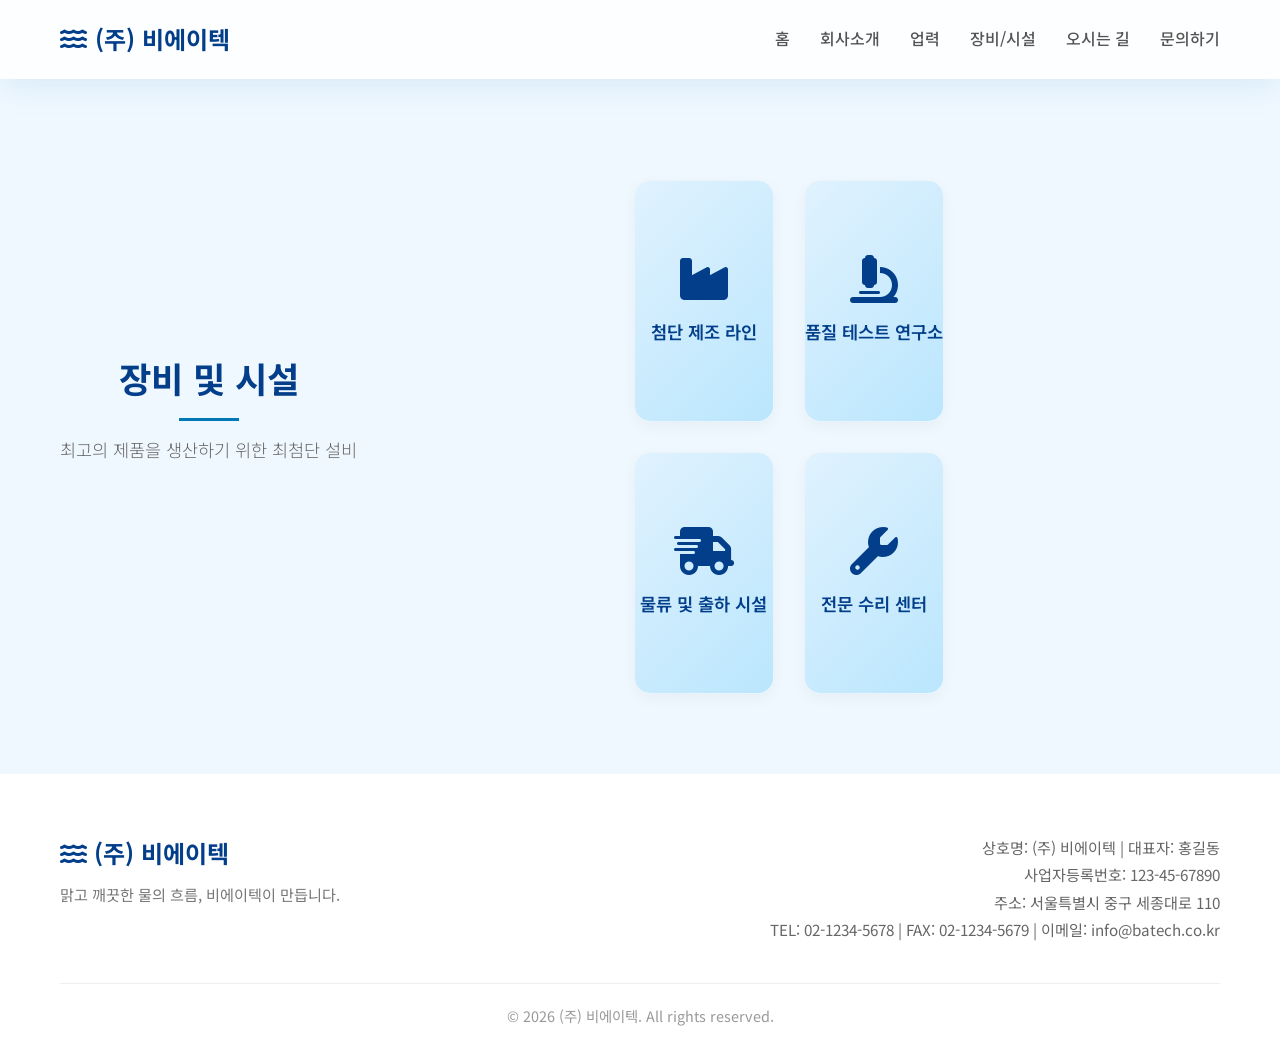
<file: drive-download-20260527T063400Z-3-001/facilities.html>
<!DOCTYPE html>
<html lang="ko">
<head>
    <meta charset="UTF-8">
    <meta name="viewport" content="width=device-width, initial-scale=1.0">
    <title>(주) 비에이텍 | 장비 및 시설</title>
    <link rel="stylesheet" href="style.css">
    <link rel="preconnect" href="https://fonts.googleapis.com">
    <link rel="preconnect" href="https://fonts.gstatic.com" crossorigin>
    <link href="https://fonts.googleapis.com/css2?family=Noto+Sans+KR:wght@300;400;500;700&display=swap" rel="stylesheet">
    <link rel="stylesheet" href="https://cdnjs.cloudflare.com/ajax/libs/font-awesome/6.4.0/css/all.min.css">
</head>
<body>
    <header id="header">
        <div class="container">
            <div class="logo">
                <a href="index.html"><i class="fa-solid fa-water"></i> (주) 비에이텍</a>
            </div>
            <nav class="nav-menu">
                <ul>
                    <li><a href="index.html">홈</a></li>
                    <li><a href="about.html">회사소개</a></li>
                    <li><a href="history.html">업력</a></li>
                    <li><a href="facilities.html" class="active">장비/시설</a></li>
                    <li><a href="location.html">오시는 길</a></li>
                    <li><a href="contact.html">문의하기</a></li>
                </ul>
            </nav>
            <div class="mobile-menu-btn">
                <i class="fa-solid fa-bars"></i>
            </div>
        </div>
    </header>

    <main class="page-main">
        <section id="facilities" class="section">
            <div class="container">
                <div class="section-header reveal">
                    <h2>장비 및 시설</h2>
                    <p>최고의 제품을 생산하기 위한 최첨단 설비</p>
                </div>
                <div class="gallery-grid reveal">
                    <div class="gallery-item">
                        <div class="gallery-placeholder">
                            <i class="fa-solid fa-industry"></i>
                            <span>첨단 제조 라인</span>
                        </div>
                    </div>
                    <div class="gallery-item">
                        <div class="gallery-placeholder">
                            <i class="fa-solid fa-microscope"></i>
                            <span>품질 테스트 연구소</span>
                        </div>
                    </div>
                    <div class="gallery-item">
                        <div class="gallery-placeholder">
                            <i class="fa-solid fa-truck-fast"></i>
                            <span>물류 및 출하 시설</span>
                        </div>
                    </div>
                    <div class="gallery-item">
                        <div class="gallery-placeholder">
                            <i class="fa-solid fa-wrench"></i>
                            <span>전문 수리 센터</span>
                        </div>
                    </div>
                </div>
            </div>
        </section>
    </main>

    <footer>
        <div class="container">
            <div class="footer-content">
                <div class="footer-logo">
                    <h2><i class="fa-solid fa-water"></i> (주) 비에이텍</h2>
                    <p>맑고 깨끗한 물의 흐름, 비에이텍이 만듭니다.</p>
                </div>
                <div class="footer-info">
                    <p>상호명: (주) 비에이텍 | 대표자: 홍길동</p>
                    <p>사업자등록번호: 123-45-67890</p>
                    <p>주소: 서울특별시 중구 세종대로 110</p>
                    <p>TEL: 02-1234-5678 | FAX: 02-1234-5679 | 이메일: info@batech.co.kr</p>
                </div>
            </div>
            <div class="footer-bottom">
                <p>&copy; 2026 (주) 비에이텍. All rights reserved.</p>
            </div>
        </div>
    </footer>

    <script src="script.js"></script>
</body>
</html>
</file>
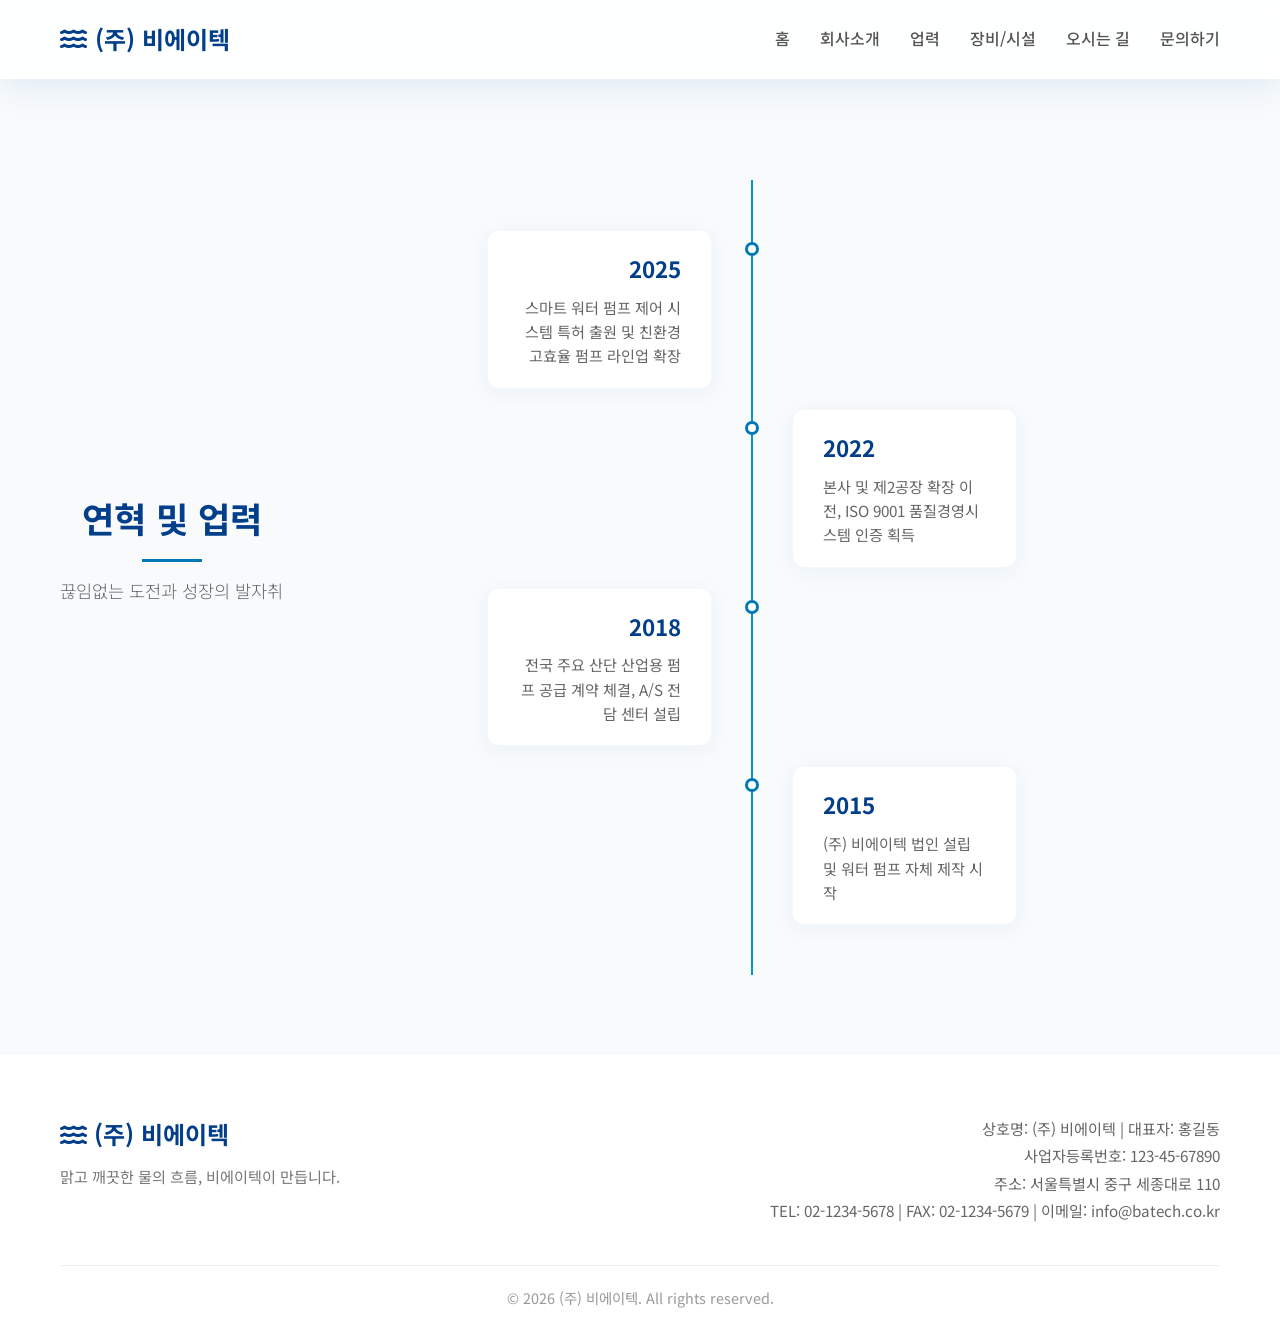
<file: drive-download-20260527T063400Z-3-001/history.html>
<!DOCTYPE html>
<html lang="ko">
<head>
    <meta charset="UTF-8">
    <meta name="viewport" content="width=device-width, initial-scale=1.0">
    <title>(주) 비에이텍 | 업력</title>
    <link rel="stylesheet" href="style.css">
    <link rel="preconnect" href="https://fonts.googleapis.com">
    <link rel="preconnect" href="https://fonts.gstatic.com" crossorigin>
    <link href="https://fonts.googleapis.com/css2?family=Noto+Sans+KR:wght@300;400;500;700&display=swap" rel="stylesheet">
    <link rel="stylesheet" href="https://cdnjs.cloudflare.com/ajax/libs/font-awesome/6.4.0/css/all.min.css">
</head>
<body>
    <header id="header">
        <div class="container">
            <div class="logo">
                <a href="index.html"><i class="fa-solid fa-water"></i> (주) 비에이텍</a>
            </div>
            <nav class="nav-menu">
                <ul>
                    <li><a href="index.html">홈</a></li>
                    <li><a href="about.html">회사소개</a></li>
                    <li><a href="history.html" class="active">업력</a></li>
                    <li><a href="facilities.html">장비/시설</a></li>
                    <li><a href="location.html">오시는 길</a></li>
                    <li><a href="contact.html">문의하기</a></li>
                </ul>
            </nav>
            <div class="mobile-menu-btn">
                <i class="fa-solid fa-bars"></i>
            </div>
        </div>
    </header>

    <main class="page-main bg-light">
        <section id="history" class="section">
            <div class="container">
                <div class="section-header reveal">
                    <h2>연혁 및 업력</h2>
                    <p>끊임없는 도전과 성장의 발자취</p>
                </div>
                <div class="timeline reveal">
                    <div class="timeline-item">
                        <div class="timeline-dot"></div>
                        <div class="timeline-content">
                            <h3>2025</h3>
                            <p>스마트 워터 펌프 제어 시스템 특허 출원 및 친환경 고효율 펌프 라인업 확장</p>
                        </div>
                    </div>
                    <div class="timeline-item">
                        <div class="timeline-dot"></div>
                        <div class="timeline-content">
                            <h3>2022</h3>
                            <p>본사 및 제2공장 확장 이전, ISO 9001 품질경영시스템 인증 획득</p>
                        </div>
                    </div>
                    <div class="timeline-item">
                        <div class="timeline-dot"></div>
                        <div class="timeline-content">
                            <h3>2018</h3>
                            <p>전국 주요 산단 산업용 펌프 공급 계약 체결, A/S 전담 센터 설립</p>
                        </div>
                    </div>
                    <div class="timeline-item">
                        <div class="timeline-dot"></div>
                        <div class="timeline-content">
                            <h3>2015</h3>
                            <p>(주) 비에이텍 법인 설립 및 워터 펌프 자체 제작 시작</p>
                        </div>
                    </div>
                </div>
            </div>
        </section>
    </main>

    <footer>
        <div class="container">
            <div class="footer-content">
                <div class="footer-logo">
                    <h2><i class="fa-solid fa-water"></i> (주) 비에이텍</h2>
                    <p>맑고 깨끗한 물의 흐름, 비에이텍이 만듭니다.</p>
                </div>
                <div class="footer-info">
                    <p>상호명: (주) 비에이텍 | 대표자: 홍길동</p>
                    <p>사업자등록번호: 123-45-67890</p>
                    <p>주소: 서울특별시 중구 세종대로 110</p>
                    <p>TEL: 02-1234-5678 | FAX: 02-1234-5679 | 이메일: info@batech.co.kr</p>
                </div>
            </div>
            <div class="footer-bottom">
                <p>&copy; 2026 (주) 비에이텍. All rights reserved.</p>
            </div>
        </div>
    </footer>

    <script src="script.js"></script>
</body>
</html>
</file>
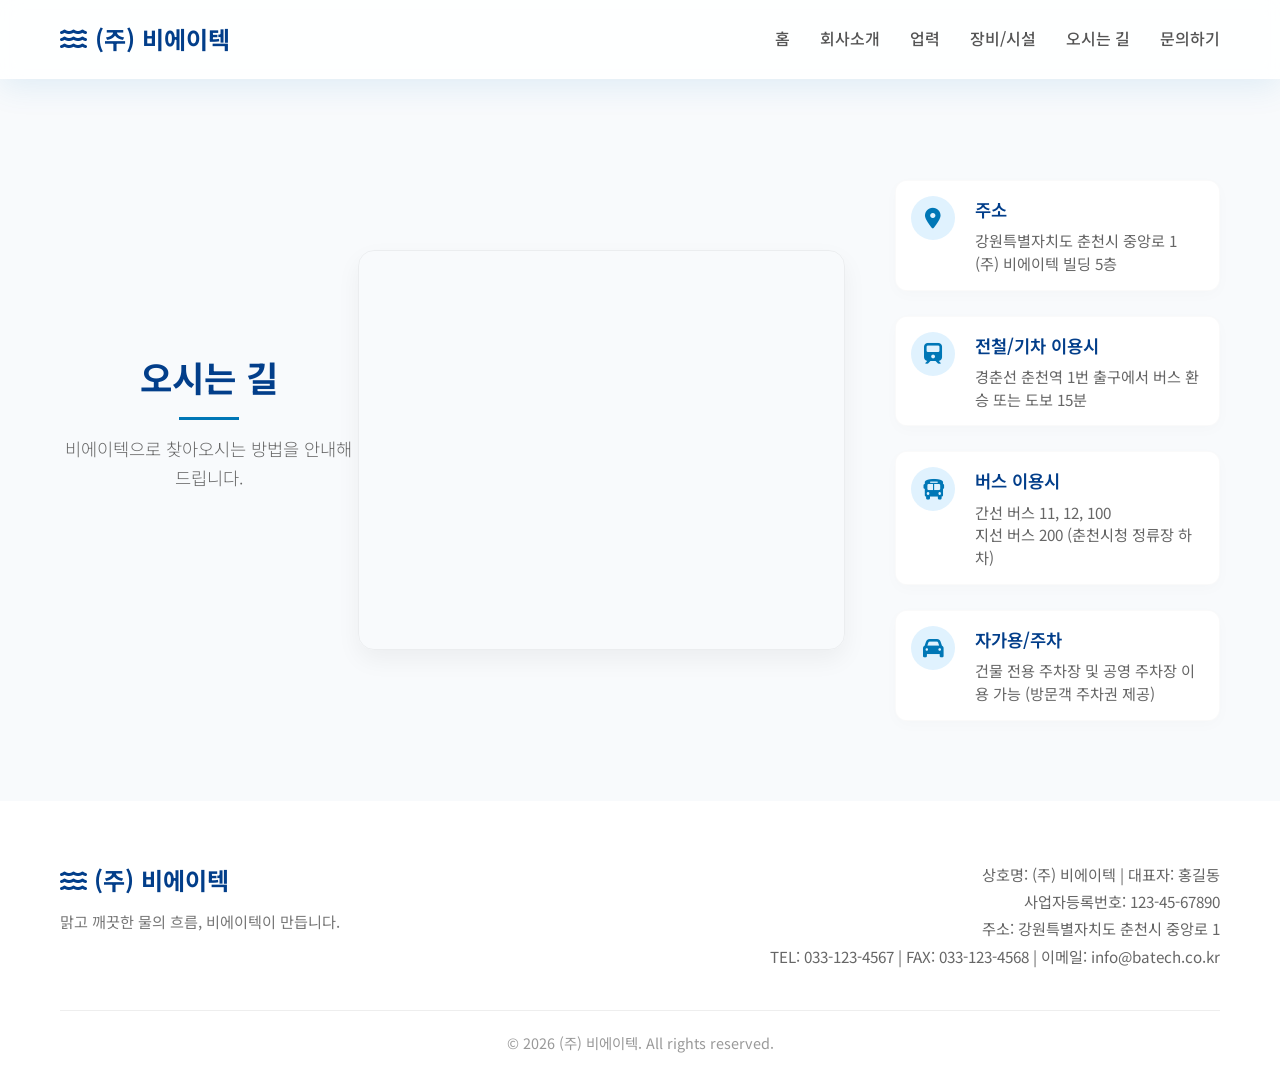
<file: drive-download-20260527T063400Z-3-001/location.html>
<!DOCTYPE html>
<html lang="ko">
<head>
    <meta charset="UTF-8">
    <meta name="viewport" content="width=device-width, initial-scale=1.0">
    <title>(주) 비에이텍 | 오시는 길</title>
    <link rel="stylesheet" href="style.css">
    <link rel="preconnect" href="https://fonts.googleapis.com">
    <link rel="preconnect" href="https://fonts.gstatic.com" crossorigin>
    <link href="https://fonts.googleapis.com/css2?family=Noto+Sans+KR:wght@300;400;500;700&display=swap" rel="stylesheet">
    <link rel="stylesheet" href="https://cdnjs.cloudflare.com/ajax/libs/font-awesome/6.4.0/css/all.min.css">
</head>
<body>
    <header id="header">
        <div class="container">
            <div class="logo">
                <a href="index.html"><i class="fa-solid fa-water"></i> (주) 비에이텍</a>
            </div>
            <nav class="nav-menu">
                <ul>
                    <li><a href="index.html">홈</a></li>
                    <li><a href="about.html">회사소개</a></li>
                    <li><a href="history.html">업력</a></li>
                    <li><a href="facilities.html">장비/시설</a></li>
                    <li><a href="location.html" class="active">오시는 길</a></li>
                    <li><a href="contact.html">문의하기</a></li>
                </ul>
            </nav>
            <div class="mobile-menu-btn">
                <i class="fa-solid fa-bars"></i>
            </div>
        </div>
    </header>

    <main class="page-main bg-light">
        <section id="location" class="section">
            <div class="container">
                <div class="section-header reveal">
                    <h2>오시는 길</h2>
                    <p>비에이텍으로 찾아오시는 방법을 안내해 드립니다.</p>
                </div>
                <div class="location-container grid-2 reveal">
                    <div class="map-wrapper">
                        <!-- Google Maps iframe (춘천시청 기준 예시) -->
                        <iframe src="https://www.google.com/maps/embed?pb=!1m18!1m12!1m3!1d3156.4025178722956!2d127.72758151567228!3d37.88131507974052!2m3!1f0!2f0!3f0!3m2!1i1024!2i768!4f13.1!3m3!1m2!1s0x3562e5dc817291a1%3A0xe5a3c6396e949ff9!2z6rCV7JuQ7Yq567OE7J6Q7LmY64-EIOy2mOyynOyLnOyDgg!5e0!3m2!1sko!2skr!4v1689234123456!5m2!1sko!2skr" width="100%" height="100%" style="border:0;" allowfullscreen="" loading="lazy" referrerpolicy="no-referrer-when-downgrade"></iframe>
                    </div>
                    <div class="location-info">
                        <div class="info-item">
                            <i class="fa-solid fa-location-dot"></i>
                            <div>
                                <h4>주소</h4>
                                <p>강원특별자치도 춘천시 중앙로 1 (주) 비에이텍 빌딩 5층</p>
                            </div>
                        </div>
                        <div class="info-item">
                            <i class="fa-solid fa-train"></i>
                            <div>
                                <h4>전철/기차 이용시</h4>
                                <p>경춘선 춘천역 1번 출구에서 버스 환승 또는 도보 15분</p>
                            </div>
                        </div>
                        <div class="info-item">
                            <i class="fa-solid fa-bus"></i>
                            <div>
                                <h4>버스 이용시</h4>
                                <p>간선 버스 11, 12, 100 <br>지선 버스 200 (춘천시청 정류장 하차)</p>
                            </div>
                        </div>
                        <div class="info-item">
                            <i class="fa-solid fa-car"></i>
                            <div>
                                <h4>자가용/주차</h4>
                                <p>건물 전용 주차장 및 공영 주차장 이용 가능 (방문객 주차권 제공)</p>
                            </div>
                        </div>
                    </div>
                </div>
            </div>
        </section>
    </main>

    <footer>
        <div class="container">
            <div class="footer-content">
                <div class="footer-logo">
                    <h2><i class="fa-solid fa-water"></i> (주) 비에이텍</h2>
                    <p>맑고 깨끗한 물의 흐름, 비에이텍이 만듭니다.</p>
                </div>
                <div class="footer-info">
                    <p>상호명: (주) 비에이텍 | 대표자: 홍길동</p>
                    <p>사업자등록번호: 123-45-67890</p>
                    <p>주소: 강원특별자치도 춘천시 중앙로 1</p>
                    <p>TEL: 033-123-4567 | FAX: 033-123-4568 | 이메일: info@batech.co.kr</p>
                </div>
            </div>
            <div class="footer-bottom">
                <p>&copy; 2026 (주) 비에이텍. All rights reserved.</p>
            </div>
        </div>
    </footer>

    <script src="script.js"></script>
</body>
</html>
</file>
<file: style.css>
/* CSS Variables */
:root {
    --primary-color: #0077b6;
    --primary-light: #0096c7;
    --primary-dark: #023e8a;
    --secondary-color: #48cae4;
    --text-color: #333333;
    --text-light: #f8f9fa;
    --bg-light: #f0f8ff;
    --glass-bg: rgba(255, 255, 255, 0.85);
    --glass-border: rgba(255, 255, 255, 0.2);
    --glass-shadow: 0 8px 32px 0 rgba(0, 119, 182, 0.1);
}

/* Global Styles */
* {
    margin: 0;
    padding: 0;
    box-sizing: border-box;
    font-family: 'Noto Sans KR', sans-serif;
}

body {
    color: var(--text-color);
    background-color: var(--bg-light);
    line-height: 1.6;
    overflow-x: hidden;
}

a {
    text-decoration: none;
    color: inherit;
    transition: color 0.3s ease;
}

ul {
    list-style: none;
}

.container {
    max-width: 1200px;
    margin: 0 auto;
    padding: 0 20px;
    display: flex;
    justify-content: space-between;
    align-items: center;
}

/* Header */
#header {
    position: fixed;
    top: 0;
    left: 0;
    width: 100%;
    z-index: 1000;
    padding: 20px 0;
    background: var(--glass-bg);
    backdrop-filter: blur(10px);
    -webkit-backdrop-filter: blur(10px);
    border-bottom: 1px solid var(--glass-border);
    box-shadow: var(--glass-shadow);
    transition: all 0.3s ease;
}

.logo a {
    font-size: 1.5rem;
    font-weight: 700;
    color: var(--primary-dark);
    display: flex;
    align-items: center;
    gap: 8px;
}

.nav-menu ul {
    display: flex;
    gap: 30px;
}

.nav-menu a {
    font-weight: 500;
    color: #555;
    position: relative;
    padding-bottom: 5px;
}

.nav-menu a::after {
    content: '';
    position: absolute;
    width: 0;
    height: 2px;
    bottom: 0;
    left: 0;
    background-color: var(--primary-color);
    transition: width 0.3s ease;
}

.nav-menu a:hover {
    color: var(--primary-color);
}

.nav-menu a:hover::after {
    width: 100%;
}

.mobile-menu-btn {
    display: none;
    font-size: 1.5rem;
    color: var(--primary-dark);
    cursor: pointer;
}

/* Hero Section */
.hero {
    position: relative;
    height: 100vh;
    display: flex;
    align-items: center;
    justify-content: center;
    background-image: url('�.png');
    background-size: cover;
    background-position: center;
    background-attachment: fixed;
    color: var(--text-light);
    text-align: center;
    padding-top: 80px; /* offset for header */
}

.hero-overlay {
    position: absolute;
    top: 0;
    left: 0;
    width: 100%;
    height: 100%;
    background: linear-gradient(135deg, rgba(2, 62, 138, 0.7) 0%, rgba(0, 119, 182, 0.4) 100%);
    z-index: 1;
}

.hero-content {
    position: relative;
    z-index: 2;
    max-width: 800px;
    padding: 0 20px;
    animation: fadeInUp 1s ease-out forwards;
}

.hero-content h1 {
    font-size: 4rem;
    font-weight: 700;
    margin-bottom: 20px;
    line-height: 1.2;
    text-shadow: 0 4px 15px rgba(0,0,0,0.3);
}

.highlight {
    color: var(--secondary-color);
    position: relative;
    display: inline-block;
}

.hero-content p {
    font-size: 1.2rem;
    font-weight: 300;
    margin-bottom: 40px;
    opacity: 0.9;
    text-shadow: 0 2px 10px rgba(0,0,0,0.3);
}

.btn-primary {
    display: inline-block;
    padding: 15px 40px;
    background: linear-gradient(90deg, var(--primary-color), var(--primary-light));
    color: white;
    font-size: 1.1rem;
    font-weight: 500;
    border-radius: 50px;
    box-shadow: 0 10px 20px rgba(0, 119, 182, 0.3);
    transition: transform 0.3s ease, box-shadow 0.3s ease;
}

.btn-primary:hover {
    transform: translateY(-3px);
    box-shadow: 0 15px 25px rgba(0, 119, 182, 0.5);
    color: white;
}

/* Wave Animation */
.wave-container {
    position: absolute;
    bottom: 0;
    left: 0;
    width: 100%;
    overflow: hidden;
    line-height: 0;
    z-index: 2;
}

.waves {
    position: relative;
    width: 100%;
    height: 15vh;
    margin-bottom: -7px;
    min-height: 100px;
    max-height: 150px;
}

.parallax > use {
    animation: move-forever 25s cubic-bezier(.55,.5,.45,.5) infinite;
}
.parallax > use:nth-child(1) { animation-delay: -2s; animation-duration: 7s; }
.parallax > use:nth-child(2) { animation-delay: -3s; animation-duration: 10s; }
.parallax > use:nth-child(3) { animation-delay: -4s; animation-duration: 13s; }
.parallax > use:nth-child(4) { animation-delay: -5s; animation-duration: 20s; }

@keyframes move-forever {
    0% { transform: translate3d(-90px,0,0); }
    100% { transform: translate3d(85px,0,0); }
}

@keyframes fadeInUp {
    from {
        opacity: 0;
        transform: translateY(30px);
    }
    to {
        opacity: 1;
        transform: translateY(0);
    }
}

/* Footer */
footer {
    background-color: white;
    padding: 60px 0 20px;
    color: #555;
}

footer .container {
    flex-direction: column;
    align-items: flex-start;
}

.footer-content {
    display: flex;
    justify-content: space-between;
    width: 100%;
    margin-bottom: 40px;
    flex-wrap: wrap;
    gap: 30px;
}

.footer-logo h2 {
    color: var(--primary-dark);
    margin-bottom: 10px;
    font-size: 1.5rem;
}

.footer-logo p {
    font-size: 0.95rem;
    color: #777;
}

.footer-info {
    text-align: right;
}

.footer-info p {
    font-size: 0.95rem;
    line-height: 1.8;
    color: #666;
}

.footer-bottom {
    width: 100%;
    text-align: center;
    padding-top: 20px;
    border-top: 1px solid #eee;
    font-size: 0.9rem;
    color: #999;
}

/* Responsive */
@media (max-width: 768px) {
    .nav-menu { display: none; }
    .nav-menu.active {
        display: block !important;
        position: absolute;
        top: 100%;
        left: 0;
        width: 100%;
        background: var(--glass-bg);
        backdrop-filter: blur(10px);
        -webkit-backdrop-filter: blur(10px);
        border-bottom: 1px solid var(--glass-border);
        box-shadow: var(--glass-shadow);
        padding: 20px;
        z-index: 999;
    }
    .nav-menu.active ul {
        flex-direction: column;
        gap: 15px;
        align-items: center;
    }
    .mobile-menu-btn { display: block; }
    .hero-content h1 { font-size: 2.5rem; }
    .hero-content p { font-size: 1rem; }
    .footer-content { flex-direction: column; }
    .footer-info { text-align: left; }
    .waves { height: 40px; min-height: 40px; }
}

/* Page Layout & General Subpage Styles */
.page-main {
    padding-top: 100px;
    min-height: calc(100vh - 220px);
}
.section {
    padding: 80px 0;
}
.section-header {
    text-align: center;
    margin-bottom: 60px;
}
.section-header h2 {
    font-size: 2.2rem;
    color: var(--primary-dark);
    margin-bottom: 15px;
    font-weight: 700;
    position: relative;
    display: inline-block;
    padding-bottom: 15px;
}
.section-header h2::after {
    content: '';
    position: absolute;
    width: 60px;
    height: 3px;
    bottom: 0;
    left: 50%;
    transform: translateX(-50%);
    background-color: var(--primary-color);
}
.section-header p {
    font-size: 1.1rem;
    color: #666;
    font-weight: 300;
}
.section-header-left {
    text-align: left;
}
.section-header-left h2::after {
    left: 0;
    transform: none;
}
#about .section-header-left {
    margin-left: -40px;
}
.grid-2 {
    display: grid;
    grid-template-columns: 1.2fr 0.8fr;
    gap: 50px;
    align-items: center;
}
@media (max-width: 992px) {
    .grid-2 {
        grid-template-columns: 1fr;
        gap: 40px;
    }
}

/* About Page Text & List Styles */
.about-text h3 {
    font-size: 1.8rem;
    color: var(--primary-dark);
    margin-bottom: 20px;
}
.about-text p {
    margin-bottom: 20px;
    color: #555;
    line-height: 1.8;
}
.feature-list {
    margin-top: 30px;
}
.feature-list li {
    display: flex;
    align-items: center;
    gap: 12px;
    margin-bottom: 15px;
    font-size: 1.05rem;
    color: #444;
}
.feature-list li i {
    color: var(--primary-color);
    font-size: 1.2rem;
}

/* 16:9 Interactive Scrolling Image Container */
.about-image {
    position: relative;
    width: 100%;
    max-width: 500px;
    margin: 0 auto;
}
.interactive-16-9-container {
    position: relative;
    width: 100%;
    aspect-ratio: 16 / 9;
    overflow: hidden;
    border-radius: 16px;
    box-shadow: 0 15px 35px rgba(2, 62, 138, 0.15);
    border: 1px solid rgba(2, 62, 138, 0.1);
    cursor: pointer;
    background-color: #f8fafc;
}
.scrolling-img {
    width: 100%;
    height: auto;
    position: absolute;
    top: 0;
    left: 0;
    transition: transform 8s cubic-bezier(0.25, 0.46, 0.45, 0.94); /* Smooth ease-out curve */
    pointer-events: none;
}
.hover-badge {
    position: absolute;
    bottom: 12px;
    left: 50%;
    transform: translateX(-50%);
    background: rgba(2, 62, 138, 0.85);
    color: white;
    padding: 6px 14px;
    border-radius: 30px;
    font-size: 0.8rem;
    font-weight: 500;
    pointer-events: none;
    backdrop-filter: blur(5px);
    -webkit-backdrop-filter: blur(5px);
    box-shadow: 0 4px 15px rgba(0,0,0,0.15);
    transition: opacity 0.3s ease, transform 0.3s ease;
    display: flex;
    align-items: center;
    gap: 6px;
    white-space: nowrap;
    z-index: 10;
}
.interactive-16-9-container:hover .hover-badge {
    opacity: 0;
    transform: translate(-50%, 10px);
}
.container-overlay {
    position: absolute;
    top: 0;
    left: 0;
    width: 100%;
    height: 100%;
    background: rgba(2, 62, 138, 0.08);
    opacity: 0;
    transition: opacity 0.3s ease;
    display: flex;
    align-items: center;
    justify-content: center;
    pointer-events: none;
    z-index: 5;
}
.interactive-16-9-container:hover .container-overlay {
    opacity: 1;
}
.zoom-icon {
    background: white;
    color: var(--primary-dark);
    width: 48px;
    height: 48px;
    border-radius: 50%;
    display: flex;
    align-items: center;
    justify-content: center;
    font-size: 1.1rem;
    box-shadow: 0 4px 12px rgba(0,0,0,0.15);
    transform: scale(0.8);
    transition: transform 0.3s cubic-bezier(0.175, 0.885, 0.32, 1.275);
}
.interactive-16-9-container:hover .zoom-icon {
    transform: scale(1);
}
.about-video-card {
    position: relative;
    width: 100%;
    margin-top: 18px;
    aspect-ratio: 16 / 9;
    overflow: hidden;
    border-radius: 8px;
    background: #0f172a;
    cursor: pointer;
    box-shadow: 0 10px 24px rgba(15, 23, 42, 0.16);
}
.about-video-card video {
    width: 100%;
    height: 100%;
    display: block;
    object-fit: cover;
    pointer-events: none;
}
.video-play-overlay {
    position: absolute;
    inset: 0;
    display: flex;
    align-items: center;
    justify-content: center;
    color: #fff;
    background: rgba(15, 23, 42, 0.18);
    transition: background-color 0.25s ease;
}
.video-play-overlay i {
    width: 56px;
    height: 56px;
    border-radius: 50%;
    display: inline-flex;
    align-items: center;
    justify-content: center;
    background: rgba(255, 255, 255, 0.92);
    color: var(--primary-dark);
    font-size: 1.25rem;
    box-shadow: 0 8px 22px rgba(0, 0, 0, 0.18);
}
.about-video-card:hover .video-play-overlay {
    background: rgba(15, 23, 42, 0.28);
}
.video-label {
    position: absolute;
    left: 14px;
    right: 14px;
    bottom: 14px;
    z-index: 2;
    display: flex;
    align-items: flex-end;
    justify-content: space-between;
    gap: 12px;
    color: #fff;
    text-shadow: 0 2px 8px rgba(0, 0, 0, 0.45);
}
.video-label span {
    font-weight: 700;
}
.video-label small {
    font-size: 0.78rem;
    opacity: 0.9;
    white-space: nowrap;
}
.lightbox-video {
    width: 100%;
    aspect-ratio: 16 / 9;
    height: auto;
    max-height: 78vh;
    object-fit: contain;
    border-radius: 6px;
    background: #000;
    display: block;
}

/* Lightbox Modal */
.lightbox-modal {
    position: fixed;
    top: 0;
    left: 0;
    width: 100%;
    height: 100%;
    background-color: rgba(15, 23, 42, 0.95);
    z-index: 2000;
    display: none;
    opacity: 0;
    transition: opacity 0.3s ease;
    justify-content: center;
    align-items: center;
}
.lightbox-modal.active {
    display: flex;
    opacity: 1;
}
.lightbox-content-wrapper {
    position: relative;
    max-width: min(94vw, 1100px);
    max-height: 92vh;
    width: auto;
    height: auto;
    display: flex;
    flex-direction: column;
    align-items: center;
    justify-content: center;
}
.lightbox-scroll-container {
    max-height: 82vh;
    max-width: 94vw;
    width: auto;
    overflow-y: auto;
    display: flex;
    justify-content: center;
    border-radius: 12px;
    box-shadow: 0 25px 50px -12px rgba(0, 0, 0, 0.5);
    background: rgba(255,255,255,0.02);
    padding: 15px;
    border: 1px solid rgba(255, 255, 255, 0.1);
}
.lightbox-scroll-container.video-mode {
    width: min(94vw, 1100px);
    overflow: hidden;
}
.lightbox-scroll-container::-webkit-scrollbar {
    width: 6px;
}
.lightbox-scroll-container::-webkit-scrollbar-track {
    background: rgba(255, 255, 255, 0.05);
}
.lightbox-scroll-container::-webkit-scrollbar-thumb {
    background: rgba(255, 255, 255, 0.2);
    border-radius: 4px;
}
.lightbox-scroll-container::-webkit-scrollbar-thumb:hover {
    background: rgba(255, 255, 255, 0.4);
}
.lightbox-img {
    max-width: 100%;
    max-height: 78vh;
    width: auto;
    height: auto;
    object-fit: contain;
    border-radius: 4px;
}
.lightbox-close-btn {
    position: absolute;
    top: -45px;
    right: 0;
    background: none;
    border: none;
    color: white;
    font-size: 2rem;
    cursor: pointer;
    transition: color 0.3s ease, transform 0.2s ease;
    display: flex;
    align-items: center;
    justify-content: center;
    width: 35px;
    height: 35px;
}
.lightbox-close-btn:hover {
    color: var(--secondary-color);
    transform: scale(1.1);
}
.lightbox-caption {
    color: #cbd5e1;
    margin-top: 15px;
    font-size: 0.9rem;
    text-align: center;
    font-weight: 300;
}

/* History (Timeline) Page Styles */
.timeline {
    position: relative;
    max-width: 800px;
    margin: 0 auto;
    padding: 40px 0;
}
.timeline::after {
    content: '';
    position: absolute;
    width: 2px;
    background-color: var(--primary-light);
    top: 0;
    bottom: 0;
    left: 50%;
    margin-left: -1px;
}
.timeline-item {
    padding: 10px 40px;
    position: relative;
    background-color: inherit;
    width: 50%;
    box-sizing: border-box;
}
.timeline-item:nth-child(even) {
    left: 50%;
}
.timeline-item:nth-child(odd) {
    left: 0;
    text-align: right;
}
.timeline-dot {
    width: 14px;
    height: 14px;
    position: absolute;
    background-color: white;
    border: 3px solid var(--primary-color);
    border-radius: 50%;
    top: 22px;
    z-index: 1;
    transition: all 0.3s ease;
}
.timeline-item:nth-child(even) .timeline-dot {
    left: -7px;
}
.timeline-item:nth-child(odd) .timeline-dot {
    right: -7px;
}
.timeline-item:hover .timeline-dot {
    background-color: var(--primary-light);
    transform: scale(1.3);
}
.timeline-content {
    padding: 20px 30px;
    background-color: white;
    position: relative;
    border-radius: 12px;
    box-shadow: 0 4px 20px rgba(0, 119, 182, 0.05);
    border: 1px solid rgba(0, 119, 182, 0.05);
    transition: transform 0.3s ease;
}
.timeline-item:hover .timeline-content {
    transform: translateY(-3px);
}
.timeline-content h3 {
    font-size: 1.4rem;
    color: var(--primary-dark);
    margin-bottom: 8px;
    font-weight: 700;
}
.timeline-content p {
    color: #666;
    font-size: 0.95rem;
}
@media (max-width: 768px) {
    .timeline::after {
        left: 31px;
    }
    .timeline-item {
        width: 100%;
        padding-left: 60px;
        padding-right: 20px;
    }
    .timeline-item:nth-child(even) {
        left: 0;
    }
    .timeline-item:nth-child(odd) {
        left: 0;
        text-align: left;
    }
    .timeline-item:nth-child(even) .timeline-dot,
    .timeline-item:nth-child(odd) .timeline-dot {
        left: 24px;
    }
}

/* Facilities Page Styles */
#facilities .container {
    flex-direction: column;
    align-items: stretch;
}
.facility-tabs {
    display: flex;
    flex-wrap: wrap;
    justify-content: center;
    gap: 10px;
    margin: 6px auto 20px;
}
.facility-tab {
    display: inline-flex;
    align-items: center;
    gap: 8px;
    min-height: 44px;
    padding: 10px 18px;
    border: 1px solid rgba(0, 119, 182, 0.18);
    border-radius: 999px;
    background: #fff;
    color: var(--primary-dark);
    font: inherit;
    font-weight: 600;
    cursor: pointer;
    transition: background-color 0.2s ease, color 0.2s ease, transform 0.2s ease, box-shadow 0.2s ease;
}
.facility-tab:hover,
.facility-tab.active {
    background: var(--primary-color);
    color: #fff;
    box-shadow: 0 8px 18px rgba(0, 119, 182, 0.16);
    transform: translateY(-1px);
}
.facility-panel {
    display: none;
}
.facility-panel.active {
    display: block;
    margin-top: 12px;
}
.facility-panel-header {
    display: none;
    align-items: center;
    gap: 16px;
    max-width: 1000px;
    margin: 0 auto 24px;
}
.facility-panel-header > i {
    width: 52px;
    height: 52px;
    border-radius: 50%;
    display: inline-flex;
    align-items: center;
    justify-content: center;
    background: #e0f2fe;
    color: var(--primary-color);
    font-size: 1.35rem;
    flex: 0 0 auto;
}
.facility-panel-header h3 {
    margin-bottom: 4px;
    color: var(--primary-dark);
}
.facility-panel-header p {
    color: #64748b;
}
.facility-photo-grid {
    display: grid;
    grid-template-columns: repeat(auto-fit, minmax(220px, 1fr));
    gap: 18px;
    width: 100%;
    min-width: 0;
    max-width: 1000px;
    margin: 0 auto;
}
.facility-photo-item {
    position: relative;
    min-height: 180px;
    max-height: 280px;
    border-radius: 8px;
    overflow: hidden;
    background: #e2e8f0;
    box-shadow: 0 8px 20px rgba(15, 23, 42, 0.08);
}
.facility-photo-item.main-photo {
    grid-column: span 2;
}
.facility-photo-item img {
    width: 100%;
    height: 100%;
    object-fit: cover;
    display: block;
    transition: transform 0.35s ease;
}
.facility-photo-item:hover img {
    transform: scale(1.04);
}
.facility-photo-item .photo-label {
    position: absolute;
    left: 14px;
    right: 14px;
    bottom: 14px;
    z-index: 2;
    color: #fff;
    font-weight: 700;
    text-shadow: 0 2px 8px rgba(0, 0, 0, 0.45);
}
.facility-photo-item .gallery-overlay {
    opacity: 0;
    transition: opacity 0.25s ease;
}
.facility-photo-item:hover .gallery-overlay {
    opacity: 1;
}
.gallery-grid {
    display: grid;
    grid-template-columns: repeat(2, 1fr);
    gap: 30px;
    max-width: 1000px;
    margin: 0 auto;
}
.gallery-item {
    position: relative;
    border-radius: 16px;
    overflow: hidden;
    box-shadow: 0 5px 15px rgba(0,0,0,0.04);
    border: 1px solid rgba(0,0,0,0.02);
    transition: transform 0.3s cubic-bezier(0.25, 0.46, 0.45, 0.94), box-shadow 0.3s ease;
}
.gallery-item:hover {
    transform: translateY(-5px);
    box-shadow: 0 12px 25px rgba(0, 119, 182, 0.1);
}
.facility-gallery-item {
    cursor: pointer;
    aspect-ratio: 4 / 3;
}
.gallery-img {
    width: 100%;
    height: 100%;
    object-fit: cover;
    display: block;
    transition: transform 0.4s ease;
}
.facility-gallery-item:hover .gallery-img {
    transform: scale(1.05);
}
.gallery-overlay {
    position: absolute;
    inset: 0;
    background: linear-gradient(to top, rgba(2, 62, 138, 0.75) 0%, rgba(2, 62, 138, 0.1) 50%, transparent 100%);
    display: flex;
    flex-direction: column;
    justify-content: flex-end;
    align-items: center;
    padding: 20px;
    gap: 8px;
    color: white;
    pointer-events: none;
}
.gallery-overlay span {
    font-weight: 600;
    font-size: 1.1rem;
    text-shadow: 0 2px 8px rgba(0, 0, 0, 0.3);
}
.gallery-overlay i {
    font-size: 1.2rem;
    opacity: 0.9;
}
.gallery-placeholder {
    height: 240px;
    background: linear-gradient(135deg, #e0f2fe 0%, #bae6fd 100%);
    display: flex;
    flex-direction: column;
    justify-content: center;
    align-items: center;
    gap: 15px;
    color: var(--primary-dark);
}
.gallery-placeholder i {
    font-size: 3rem;
    transition: transform 0.3s ease;
}
.gallery-item:hover .gallery-placeholder i {
    transform: scale(1.1);
}
.gallery-placeholder span {
    font-weight: 600;
    font-size: 1.1rem;
}
@media (max-width: 600px) {
    .gallery-grid {
        grid-template-columns: 1fr;
    }
    .facility-tabs {
        justify-content: stretch;
    }
    .facility-tab {
        width: 100%;
        justify-content: center;
    }
    .facility-photo-grid {
        grid-template-columns: 1fr;
    }
    .facility-photo-item.main-photo {
        grid-column: span 1;
    }
    .facility-photo-item {
        min-height: 190px;
        max-height: 240px;
    }
    .lightbox-scroll-container {
        padding: 10px;
    }
}

/* Location Page Styles */
.location-container {
    max-width: 1000px;
    margin: 0 auto;
}
.map-wrapper {
    height: 400px;
    border-radius: 16px;
    overflow: hidden;
    box-shadow: 0 10px 25px rgba(0,0,0,0.05);
    border: 1px solid rgba(0,0,0,0.05);
}
.location-info {
    display: flex;
    flex-direction: column;
    gap: 25px;
}
.info-item {
    display: flex;
    gap: 20px;
    align-items: flex-start;
    padding: 15px;
    background-color: white;
    border-radius: 12px;
    box-shadow: 0 4px 15px rgba(0,0,0,0.02);
    border: 1px solid rgba(0,0,0,0.02);
}
.info-item i {
    font-size: 1.3rem;
    color: var(--primary-color);
    background-color: #e0f2fe;
    width: 44px;
    height: 44px;
    border-radius: 50%;
    display: flex;
    align-items: center;
    justify-content: center;
    flex-shrink: 0;
}
.info-item h4 {
    font-size: 1.1rem;
    color: var(--primary-dark);
    margin-bottom: 5px;
    font-weight: 600;
}
.info-item p {
    color: #666;
    font-size: 0.95rem;
    line-height: 1.5;
}

/* Contact Page Styles */
.contact-container {
    max-width: 1000px;
    margin: 0 auto;
}
.contact-details {
    display: flex;
    flex-direction: column;
    gap: 30px;
}
.contact-card {
    background-color: white;
    padding: 30px;
    border-radius: 16px;
    box-shadow: 0 4px 20px rgba(0,0,0,0.03);
    border: 1px solid rgba(0,0,0,0.02);
    text-align: center;
}
.contact-card i {
    font-size: 2rem;
    color: var(--primary-color);
    margin-bottom: 15px;
}
.contact-card h3 {
    font-size: 1.3rem;
    color: var(--primary-dark);
    margin-bottom: 10px;
}
.contact-card p {
    font-size: 1.5rem;
    color: var(--primary-color);
    font-weight: 700;
    margin-bottom: 5px;
}
.contact-card span {
    color: #888;
    font-size: 0.85rem;
}
.contact-form {
    background-color: white;
    padding: 40px;
    border-radius: 16px;
    box-shadow: 0 10px 30px rgba(0,0,0,0.05);
    border: 1px solid rgba(0,0,0,0.02);
}
.form-group {
    margin-bottom: 20px;
}
.form-group label {
    display: block;
    font-weight: 500;
    margin-bottom: 8px;
    color: #444;
}
.form-group input,
.form-group select,
.form-group textarea {
    width: 100%;
    padding: 12px 15px;
    border: 1px solid #e2e8f0;
    border-radius: 8px;
    font-size: 0.95rem;
    transition: border-color 0.3s ease, box-shadow 0.3s ease;
}
.form-group input:focus,
.form-group select:focus,
.form-group textarea:focus {
    outline: none;
    border-color: var(--primary-color);
    box-shadow: 0 0 0 3px rgba(0, 119, 182, 0.1);
}
.btn-block {
    width: 100%;
    display: block;
    text-align: center;
    border: none;
    cursor: pointer;
}

/* Inquiry Board */
.inquiry-search {
    width: 100%;
    max-width: 500px;
    margin-bottom: 24px;
}
.inquiry-search-box {
    display: flex;
    align-items: center;
    gap: 12px;
    background: white;
    padding: 12px 20px;
    border-radius: 50px;
    box-shadow: 0 4px 15px rgba(0, 0, 0, 0.04);
    border: 1px solid rgba(0, 119, 182, 0.1);
}
.inquiry-search-box i {
    color: var(--primary-color);
}
.inquiry-search-box input {
    flex: 1;
    border: none;
    outline: none;
    font-size: 0.95rem;
    background: transparent;
}
.inquiry-board {
    width: 100%;
    max-width: 1000px;
    background: white;
    border-radius: 16px;
    box-shadow: 0 5px 20px rgba(0, 0, 0, 0.04);
    border: 1px solid rgba(0, 119, 182, 0.08);
    overflow: hidden;
}
.inquiry-board-header {
    padding: 20px 24px;
    border-bottom: 1px solid #eee;
    background: #fafbfc;
}
.inquiry-count {
    font-size: 0.95rem;
    color: #666;
}
.inquiry-count strong {
    color: var(--primary-color);
}
.inquiry-table-wrapper {
    overflow-x: auto;
}
.inquiry-table {
    width: 100%;
    border-collapse: collapse;
    font-size: 0.95rem;
}
.inquiry-table th,
.inquiry-table td {
    padding: 16px 20px;
    text-align: left;
    border-bottom: 1px solid #f0f0f0;
}
.inquiry-table th {
    background: #f8fafc;
    font-weight: 600;
    color: var(--primary-dark);
    white-space: nowrap;
}
.inquiry-table tbody tr {
    cursor: pointer;
    transition: background-color 0.2s ease;
}
.inquiry-table tbody tr:hover {
    background-color: #f0f8ff;
}
.inquiry-id {
    font-weight: 600;
    color: var(--primary-color);
    white-space: nowrap;
}
.inquiry-status {
    display: inline-block;
    padding: 4px 12px;
    background: #e0f2fe;
    color: var(--primary-dark);
    border-radius: 20px;
    font-size: 0.85rem;
    font-weight: 500;
}
.inquiry-empty {
    display: flex;
    flex-direction: column;
    align-items: center;
    text-align: center;
    padding: 60px 24px;
    color: #888;
}
.inquiry-empty i {
    font-size: 2.5rem;
    color: #ccc;
    margin-bottom: 16px;
}
.inquiry-empty p {
    font-size: 1.1rem;
    color: #666;
    margin-bottom: 8px;
}
.inquiry-empty span {
    font-size: 0.9rem;
}

/* Inquiry Modals */
.inquiry-modal {
    position: fixed;
    inset: 0;
    background: rgba(0, 0, 0, 0.5);
    display: flex;
    align-items: center;
    justify-content: center;
    z-index: 2000;
    padding: 20px;
}
.inquiry-modal-content {
    background: white;
    border-radius: 16px;
    padding: 40px 32px;
    max-width: 420px;
    width: 100%;
    text-align: center;
    box-shadow: 0 20px 50px rgba(0, 0, 0, 0.2);
    position: relative;
}
.inquiry-modal-icon {
    width: 64px;
    height: 64px;
    border-radius: 50%;
    display: flex;
    align-items: center;
    justify-content: center;
    margin: 0 auto 20px;
    font-size: 2rem;
}
.inquiry-modal-icon.success {
    background: #d1fae5;
    color: #059669;
}
.inquiry-modal-content h3 {
    font-size: 1.4rem;
    color: var(--primary-dark);
    margin-bottom: 10px;
}
.inquiry-modal-desc {
    color: #666;
    margin-bottom: 24px;
    font-size: 0.95rem;
}
.inquiry-modal-number {
    background: #f0f8ff;
    border-radius: 12px;
    padding: 16px;
    margin-bottom: 24px;
}
.inquiry-modal-number span {
    display: block;
    font-size: 0.85rem;
    color: #888;
    margin-bottom: 6px;
}
.inquiry-modal-number strong {
    font-size: 1.2rem;
    color: var(--primary-color);
    letter-spacing: 0.5px;
}
.inquiry-detail-content {
    max-width: 520px;
    text-align: left;
}
.inquiry-modal-close {
    position: absolute;
    top: 16px;
    right: 16px;
    background: none;
    border: none;
    font-size: 1.3rem;
    color: #999;
    cursor: pointer;
    padding: 4px;
    transition: color 0.2s ease;
}
.inquiry-modal-close:hover {
    color: #333;
}
.inquiry-detail-list {
    margin-top: 20px;
}
.inquiry-detail-list dt {
    font-size: 0.85rem;
    color: #888;
    margin-top: 16px;
    margin-bottom: 4px;
}
.inquiry-detail-list dt:first-child {
    margin-top: 0;
}
.inquiry-detail-list dd {
    font-size: 0.95rem;
    color: #333;
    line-height: 1.5;
}
.inquiry-detail-list .inquiry-message {
    background: #f8fafc;
    padding: 12px 16px;
    border-radius: 8px;
    white-space: pre-wrap;
    word-break: break-word;
}

@media (max-width: 768px) {
    .inquiry-table th:nth-child(2),
    .inquiry-table td:nth-child(2) {
        display: none;
    }
    .inquiry-table th,
    .inquiry-table td {
        padding: 12px 14px;
        font-size: 0.85rem;
    }
}

/* Scroll reveal animations class */
.reveal {
    opacity: 0;
    transform: translateY(30px);
    transition: opacity 0.8s cubic-bezier(0.25, 0.46, 0.45, 0.94), transform 0.8s cubic-bezier(0.25, 0.46, 0.45, 0.94);
}
.reveal.active {
    opacity: 1;
    transform: translateY(0);
}

/* Helper classes */
.bg-light {
    background-color: #f8fafc;
}

/* History Assets Section Styles */
#history-assets {
    padding: 80px 0;
    background-color: white;
}
.flex-column {
    flex-direction: column;
    align-items: center;
    width: 100%;
}
.assets-grid {
    display: grid;
    grid-template-columns: repeat(3, 1fr);
    gap: 30px;
    width: 100%;
    margin-top: 20px;
}
.assets-item {
    display: flex;
    flex-direction: column;
    align-items: center;
}
.assets-item h3 {
    font-size: 1.3rem;
    color: var(--primary-dark);
    margin-bottom: 25px;
    font-weight: 600;
    text-align: center;
}

/* Certificate Overlay Styling with Container Queries */
.certificate-wrapper {
    position: relative;
    width: 100%;
    max-width: 480px;
    margin: 0 auto;
    cursor: pointer;
}
.certificate-card {
    container-type: inline-size;
    position: relative;
    width: 100%;
    aspect-ratio: 1 / 1.414;
    background-image: url('certificate.png');
    background-size: cover;
    background-position: center;
    border-radius: 16px;
    box-shadow: 0 15px 35px rgba(2, 62, 138, 0.15);
    border: 1px solid rgba(2, 62, 138, 0.1);
    box-sizing: border-box;
    font-family: 'Noto Sans KR', sans-serif;
    color: #111;
    transition: transform 0.3s cubic-bezier(0.25, 0.46, 0.45, 0.94), box-shadow 0.3s ease;
}
.certificate-wrapper:hover .certificate-card {
    transform: translateY(-5px);
    box-shadow: 0 20px 40px rgba(2, 62, 138, 0.25);
}
.certificate-wrapper .hover-badge {
    opacity: 0.85;
    bottom: 12px;
}
.certificate-wrapper:hover .hover-badge {
    opacity: 0;
    transform: translate(-50%, 10px);
}

/* Certificate Text Layout */
.cert-no {
    position: absolute;
    top: 7.2%;
    right: 8.5%;
    font-size: 2.8cqw;
    color: #555;
    font-weight: 300;
}
.cert-serial {
    position: absolute;
    top: 14.5%;
    left: 8.5%;
    font-size: 3.2cqw;
    font-weight: 500;
    color: #222;
}
.cert-title {
    position: absolute;
    top: 19.8%;
    left: 50%;
    transform: translateX(-50%);
    width: 83%;
    text-align: center;
    font-size: 5cqw;
    font-weight: 700;
    letter-spacing: 0.1cqw;
    color: #000;
    padding-bottom: 2%;
}
.cert-details {
    position: absolute;
    top: 31.5%;
    left: 8.5%;
    width: 83%;
    display: flex;
    flex-direction: column;
    gap: 3.8cqw;
}
.cert-row {
    display: flex;
    font-size: 3.7cqw;
    line-height: 1.4;
    align-items: flex-start;
}
.cert-label {
    width: 20%;
    font-weight: 700;
    color: #000;
    text-align-last: justify;
    margin-right: 2%;
}
.cert-value {
    width: 78%;
    font-weight: 500;
    color: #222;
    word-break: keep-all;
}
.cert-body {
    position: absolute;
    top: 60.5%;
    left: 8.5%;
    width: 83%;
    font-size: 3.8cqw;
    line-height: 1.8;
    text-align: justify;
    text-indent: 4cqw;
    font-weight: 500;
    color: #222;
    word-break: keep-all;
}
.cert-date {
    position: absolute;
    top: 78.5%;
    left: 50%;
    transform: translateX(-50%);
    font-size: 4cqw;
    font-weight: 700;
    letter-spacing: 0.2cqw;
    color: #111;
}

@media (max-width: 992px) {
    .assets-grid {
        grid-template-columns: repeat(2, 1fr);
        gap: 30px;
    }
}

@media (max-width: 768px) {
    .assets-grid {
        grid-template-columns: 1fr;
        gap: 40px;
    }
}

/* KC Certificate Styles */
#kc-card {
    background-image: url('kc.png');
}

/* ISO 9001 Certificate Styles */
#iso9001-card {
    background-image: url('iso9001.webp');
}
.kc-paper-size {
    display: none;
}

/* History layout customization for single line map */
.history-map-wrapper {
    width: 100%;
    max-width: 900px;
    margin: 0 auto 50px auto;
}
.history-map-wrapper h3 {
    font-size: 1.3rem;
    color: var(--primary-dark);
    margin-bottom: 25px;
    font-weight: 600;
    text-align: center;
}

/* Certificate Download Actions */
.certificate-actions {
    margin-top: 20px;
    width: 100%;
    display: flex;
    justify-content: center;
}
.btn-cert-download {
    display: inline-flex;
    align-items: center;
    gap: 8px;
    padding: 10px 24px;
    background-color: var(--primary-color);
    color: white;
    font-size: 0.95rem;
    font-weight: 500;
    border-radius: 8px;
    box-shadow: 0 4px 10px rgba(0, 119, 182, 0.15);
    transition: background-color 0.3s ease, transform 0.2s ease, box-shadow 0.3s ease;
    border: none;
    cursor: pointer;
    text-decoration: none;
}
.btn-cert-download:hover {
    background-color: var(--primary-dark);
    transform: translateY(-2px);
    box-shadow: 0 6px 15px rgba(0, 119, 182, 0.25);
    color: white;
}
.btn-cert-download i {
    font-size: 1.1rem;
}

/* Helper */
.hidden {
    display: none !important;
}
.border-top {
    border-top: 1px solid rgba(0, 119, 182, 0.08);
}

/* Maintenance Guide Cards */
.guides-grid {
    display: grid;
    grid-template-columns: repeat(3, 1fr);
    gap: 24px;
    width: 100%;
    max-width: 1000px;
    margin: 0 auto;
}
.guide-card {
    display: flex;
    flex-direction: column;
    align-items: center;
    text-align: center;
    padding: 32px 24px;
    background: white;
    border-radius: 16px;
    box-shadow: 0 5px 15px rgba(0, 0, 0, 0.04);
    border: 1px solid rgba(0, 119, 182, 0.08);
    transition: transform 0.3s cubic-bezier(0.25, 0.46, 0.45, 0.94), box-shadow 0.3s ease;
    color: var(--text-color);
}
.guide-card:hover {
    transform: translateY(-5px);
    box-shadow: 0 12px 25px rgba(0, 119, 182, 0.12);
    color: var(--text-color);
}
.guide-card-icon {
    width: 64px;
    height: 64px;
    border-radius: 50%;
    background: linear-gradient(135deg, #e0f2fe 0%, #bae6fd 100%);
    display: flex;
    align-items: center;
    justify-content: center;
    margin-bottom: 16px;
    color: var(--primary-dark);
    font-size: 1.6rem;
    transition: transform 0.3s ease;
}
.guide-card:hover .guide-card-icon {
    transform: scale(1.08);
}
.guide-card h3 {
    font-size: 1.15rem;
    font-weight: 600;
    color: var(--primary-dark);
    margin-bottom: 6px;
}
.guide-card p {
    font-size: 0.9rem;
    color: #666;
    margin-bottom: 16px;
}
.guide-card-action {
    font-size: 0.9rem;
    font-weight: 500;
    color: var(--primary-color);
    display: inline-flex;
    align-items: center;
    gap: 6px;
    margin-top: auto;
}
.guide-card-action i {
    transition: transform 0.3s ease;
}
.guide-card:hover .guide-card-action i {
    transform: translateX(4px);
}

@media (max-width: 992px) {
    .guides-grid {
        grid-template-columns: repeat(2, 1fr);
    }
}
@media (max-width: 600px) {
    .guides-grid {
        grid-template-columns: 1fr;
    }
}

/* Guide Viewer Page */
.guide-viewer-main {
    background-color: #f0f8ff;
}
.guide-viewer-section {
    padding: 40px 0 80px;
}
.guide-viewer-header {
    width: 100%;
    max-width: 1100px;
    margin-bottom: 24px;
}
.guide-back-link {
    display: inline-flex;
    align-items: center;
    gap: 8px;
    font-size: 0.95rem;
    font-weight: 500;
    color: var(--primary-color);
    margin-bottom: 16px;
    transition: color 0.3s ease;
}
.guide-back-link:hover {
    color: var(--primary-dark);
}
.guide-viewer-header h2 {
    font-size: 1.8rem;
    color: var(--primary-dark);
    font-weight: 700;
}
.guide-viewer-frame {
    width: 100%;
    max-width: 1100px;
    height: calc(100vh - 280px);
    min-height: 500px;
    background: white;
    border-radius: 16px;
    box-shadow: 0 10px 30px rgba(0, 119, 182, 0.1);
    border: 1px solid rgba(0, 119, 182, 0.1);
    overflow: hidden;
}
.guide-pdf-iframe {
    width: 100%;
    height: 100%;
    border: none;
}
.guide-hwp-panel {
    width: 100%;
    max-width: 600px;
    background: white;
    border-radius: 16px;
    box-shadow: 0 10px 30px rgba(0, 119, 182, 0.1);
    border: 1px solid rgba(0, 119, 182, 0.1);
    padding: 48px 32px;
}
.guide-hwp-content {
    display: flex;
    flex-direction: column;
    align-items: center;
    text-align: center;
}
.guide-hwp-icon {
    width: 80px;
    height: 80px;
    border-radius: 50%;
    background: linear-gradient(135deg, #e0f2fe 0%, #bae6fd 100%);
    display: flex;
    align-items: center;
    justify-content: center;
    font-size: 2rem;
    color: var(--primary-dark);
    margin-bottom: 24px;
}
.guide-hwp-content h3 {
    font-size: 1.3rem;
    color: var(--primary-dark);
    margin-bottom: 16px;
    font-weight: 600;
}
.guide-hwp-desc {
    font-size: 0.95rem;
    color: #666;
    line-height: 1.7;
    margin-bottom: 28px;
    word-break: keep-all;
}
.guide-error {
    display: flex;
    flex-direction: column;
    align-items: center;
    text-align: center;
    gap: 16px;
    padding: 48px;
    background: white;
    border-radius: 16px;
    max-width: 500px;
}
.guide-error i {
    font-size: 2.5rem;
    color: #e74c3c;
}
.guide-error p {
    font-size: 1.1rem;
    color: #555;
}


/* ===== ������ �� �������� ===== */
.org-chart-wrapper {
    width: 100%;
    max-width: 920px;
    margin: 0 auto;
    background: white;
    border-radius: 16px;
    box-shadow: 0 8px 32px rgba(0,0,0,0.12);
    padding: 24px;
    overflow: hidden;
}

.org-chart-img {
    width: 100%;
    height: auto;
    display: block;
    border-radius: 8px;
}

/* ===== ���� ��ǰ �Ұ� ===== */
.products-grid {
    display: grid;
    grid-template-columns: repeat(auto-fill, minmax(280px, 1fr));
    gap: 30px;
    margin-top: 20px;
}

.product-card {
    background: #ffffff;
    border-radius: 16px;
    overflow: hidden;
    box-shadow: 0 8px 24px rgba(0, 0, 0, 0.05);
    border: 1px solid rgba(0, 0, 0, 0.06);
    transition: transform 0.3s ease, box-shadow 0.3s ease;
    display: flex;
    flex-direction: column;
}

.product-card:hover {
    transform: translateY(-8px);
    box-shadow: 0 16px 36px rgba(0, 0, 0, 0.12);
}

.product-image-container {
    width: 100%;
    aspect-ratio: 16 / 9;
    overflow: hidden;
    border-bottom: 1px solid rgba(0, 0, 0, 0.06);
}

.product-img {
    width: 100%;
    height: 100%;
    object-fit: cover;
    display: block;
    transition: transform 0.5s ease;
}

.product-card:hover .product-img {
    transform: scale(1.08);
}

.product-image-placeholder {
    width: 100%;
    aspect-ratio: 16 / 9;
    background: linear-gradient(135deg, #f5f7fa 0%, #e4e8f0 100%);
    display: flex;
    flex-direction: column;
    align-items: center;
    justify-content: center;
    gap: 12px;
    color: #a0aec0;
    border-bottom: 1px solid rgba(0, 0, 0, 0.06);
    position: relative;
}

.product-image-placeholder i {
    font-size: 2.2rem;
    color: #cbd5e0;
    transition: transform 0.3s ease;
}

.product-card:hover .product-image-placeholder i {
    transform: scale(1.1);
}

.product-image-text {
    font-size: 0.8rem;
    font-weight: 500;
    letter-spacing: 0.5px;
}

.product-info {
    padding: 24px;
    flex-grow: 1;
    display: flex;
    flex-direction: column;
}

.product-badges {
    display: flex;
    flex-wrap: wrap;
    gap: 8px;
    margin-bottom: 12px;
}

.product-badge {
    font-size: 0.72rem;
    padding: 4px 8px;
    border-radius: 4px;
    font-weight: 500;
}

.badge-code {
    background: #edf2f7;
    color: #4a5568;
    font-family: monospace;
}

.badge-remark {
    background: rgba(0, 119, 182, 0.08);
    color: #0077b6;
    border: 1px solid rgba(0, 119, 182, 0.18);
}

.product-title {
    font-size: 1.2rem;
    font-weight: 700;
    color: #2d3748;
    margin: 0 0 10px 0;
    line-height: 1.4;
}

.product-desc {
    font-size: 0.9rem;
    color: #718096;
    line-height: 1.6;
    margin: 0;
    word-break: keep-all;
}

/* ===== ��Ʈ��� ��Ÿ�� ===== */
.intranet-layout {
    display: flex;
    gap: 30px;
    align-items: flex-start;
}

.intranet-sidebar {
    width: 250px;
    flex-shrink: 0;
    background: #fff;
    border-radius: 16px;
    box-shadow: 0 4px 20px rgba(0,0,0,0.04);
    border: 1px solid rgba(0,0,0,0.06);
    padding: 20px;
}

.intra-tab {
    width: 100%;
    text-align: left;
    padding: 12px 16px;
    border: none;
    background: none;
    border-radius: 10px;
    font-size: 0.95rem;
    font-weight: 600;
    color: #4a5568;
    cursor: pointer;
    display: flex;
    align-items: center;
    gap: 10px;
    transition: all 0.2s ease;
}

.intra-tab i {
    font-size: 1.1rem;
    color: #a0aec0;
    transition: color 0.2s ease;
}

.intra-tab:hover {
    background: #f7fafc;
    color: #0077b6;
}

.intra-tab:hover i {
    color: #0077b6;
}

.intra-tab.active {
    background: rgba(0, 119, 182, 0.08);
    color: #0077b6;
}

.intra-tab.active i {
    color: #0077b6;
}

/* �޷� ������ ��Ÿ�� �� �׵θ� */
.calendar-day-cell {
    border-right: 1px solid #edf2f7;
    border-bottom: 1px solid #edf2f7;
}

.calendar-day-cell.empty {
    background: #f7fafc;
}

@media (max-width: 992px) {
    .intranet-layout {
        flex-direction: column;
        gap: 20px;
    }
    .intranet-sidebar {
        width: 100% !important;
        flex-direction: row;
        flex-wrap: wrap;
        padding: 15px;
    }
    .intra-tab {
        width: auto;
        flex: 1;
        min-width: 150px;
        justify-content: center;
    }
}
</file>
<file: auth.css>
/* Auth Page Styles */

/* Nav Auth Buttons */
.nav-auth-buttons {
    display: flex;
    gap: 8px;
    align-items: center;
}

.btn-auth {
    padding: 7px 18px;
    border-radius: 50px;
    font-size: 0.9rem;
    font-weight: 500;
    transition: all 0.3s ease;
    cursor: pointer;
}

.btn-login {
    color: var(--primary-color);
    border: 2px solid var(--primary-color);
    background: transparent;
}

.btn-login:hover,
.btn-login.active-auth {
    background: var(--primary-color);
    color: white;
}

.btn-signup {
    background: linear-gradient(90deg, var(--primary-color), var(--primary-light));
    color: white;
    border: 2px solid transparent;
}

.btn-signup:hover {
    opacity: 0.85;
    transform: translateY(-1px);
}

/* Auth Main */
.auth-main {
    min-height: 100vh;
    display: flex;
    align-items: center;
    justify-content: center;
    padding: 120px 20px 60px;
    background: linear-gradient(135deg, #e0f4ff 0%, #f0f8ff 60%, #dbeeff 100%);
}

.auth-container {
    width: 100%;
    max-width: 480px;
    background: white;
    border-radius: 20px;
    box-shadow: 0 20px 60px rgba(0, 119, 182, 0.15);
    overflow: hidden;
}

/* Tabs */
.auth-tabs {
    display: flex;
    background: var(--bg-light);
    border-bottom: 1px solid #e0eaf4;
}

.auth-tab {
    flex: 1;
    padding: 16px;
    font-size: 1rem;
    font-weight: 600;
    background: transparent;
    border: none;
    cursor: pointer;
    color: #888;
    transition: all 0.3s ease;
    font-family: 'Noto Sans KR', sans-serif;
}

.auth-tab.active {
    color: var(--primary-color);
    background: white;
    border-bottom: 3px solid var(--primary-color);
}

/* Form Wrapper */
.auth-form-wrapper {
    padding: 40px 40px 36px;
}

.auth-form-wrapper.hidden {
    display: none;
}

.auth-header {
    text-align: center;
    margin-bottom: 30px;
}

.auth-icon {
    font-size: 2.8rem;
    color: var(--primary-color);
    margin-bottom: 12px;
    display: block;
}

.auth-header h2 {
    font-size: 1.6rem;
    font-weight: 700;
    color: var(--primary-dark);
    margin-bottom: 6px;
}

.auth-header p {
    color: #888;
    font-size: 0.9rem;
}

/* Form Elements */
.form-group {
    margin-bottom: 18px;
}

.form-group label {
    display: block;
    font-size: 0.9rem;
    font-weight: 500;
    color: #555;
    margin-bottom: 6px;
}

.form-group label i {
    color: var(--primary-color);
    margin-right: 5px;
}

.form-group input[type="email"],
.form-group input[type="text"],
.form-group input[type="password"],
.form-group input[type="tel"] {
    width: 100%;
    padding: 12px 16px;
    border: 2px solid #e0eaf4;
    border-radius: 10px;
    font-size: 0.95rem;
    font-family: 'Noto Sans KR', sans-serif;
    color: var(--text-color);
    transition: border-color 0.3s ease, box-shadow 0.3s ease;
    background: #fafcff;
}

.form-group input:focus {
    outline: none;
    border-color: var(--primary-color);
    box-shadow: 0 0 0 3px rgba(0, 119, 182, 0.1);
    background: white;
}

.password-wrapper {
    position: relative;
}

.password-wrapper input {
    padding-right: 46px;
}

.toggle-pw {
    position: absolute;
    right: 12px;
    top: 50%;
    transform: translateY(-50%);
    background: none;
    border: none;
    cursor: pointer;
    color: #aaa;
    font-size: 1rem;
    transition: color 0.2s;
}

.toggle-pw:hover {
    color: var(--primary-color);
}

.form-options {
    display: flex;
    justify-content: space-between;
    align-items: center;
    margin-bottom: 20px;
    font-size: 0.875rem;
}

.checkbox-label {
    display: flex !important;
    align-items: center;
    gap: 8px;
    font-size: 0.875rem;
    color: #666;
    cursor: pointer;
}

.checkbox-label input[type="checkbox"] {
    width: 16px;
    height: 16px;
    accent-color: var(--primary-color);
    cursor: pointer;
}

.forgot-pw {
    color: var(--primary-color);
    font-size: 0.875rem;
}

.forgot-pw:hover {
    text-decoration: underline;
}

.terms-link {
    color: var(--primary-color);
}

.terms-link:hover {
    text-decoration: underline;
}

.pw-match-msg {
    font-size: 0.8rem;
    margin-top: 4px;
    display: block;
}

.pw-match-msg.match {
    color: #2ecc71;
}

.pw-match-msg.no-match {
    color: #e74c3c;
}

/* Submit Button */
.btn-submit {
    width: 100%;
    padding: 14px;
    background: linear-gradient(90deg, var(--primary-color), var(--primary-light));
    color: white;
    border: none;
    border-radius: 10px;
    font-size: 1rem;
    font-weight: 600;
    font-family: 'Noto Sans KR', sans-serif;
    cursor: pointer;
    transition: opacity 0.3s ease, transform 0.2s ease;
    margin-top: 4px;
}

.btn-submit:hover {
    opacity: 0.9;
    transform: translateY(-1px);
}

.switch-hint {
    text-align: center;
    margin-top: 20px;
    font-size: 0.875rem;
    color: #888;
}

.switch-hint a {
    color: var(--primary-color);
    font-weight: 600;
}

.switch-hint a:hover {
    text-decoration: underline;
}

/* Logged-in nav state */
.nav-user-info {
    display: flex;
    align-items: center;
    gap: 10px;
}

.nav-username {
    font-size: 0.9rem;
    font-weight: 500;
    color: var(--primary-dark);
}

.btn-logout {
    padding: 7px 18px;
    border-radius: 50px;
    font-size: 0.9rem;
    font-weight: 500;
    background: transparent;
    border: 2px solid #ccc;
    color: #666;
    cursor: pointer;
    transition: all 0.3s ease;
    font-family: 'Noto Sans KR', sans-serif;
}

.btn-logout:hover {
    border-color: #e74c3c;
    color: #e74c3c;
}

/* Responsive */
@media (max-width: 768px) {
    .nav-auth-buttons {
        display: none;
    }

    .auth-form-wrapper {
        padding: 30px 24px;
    }
}

/* Org Chart */
.section-alt {
    background: #e8f4fd;
}

.org-chart-wrapper {
    width: 100%;
    overflow-x: auto;
    border-radius: 16px;
    box-shadow: 0 8px 32px rgba(0,119,182,0.12);
}

.org-chart-img {
    width: 100%;
    min-width: 700px;
    display: block;
    border-radius: 16px;
}
</file>
<file: drive-download-20260527T063400Z-3-001/style.css>
/* CSS Variables */
:root {
    --primary-color: #0077b6;
    --primary-light: #0096c7;
    --primary-dark: #023e8a;
    --secondary-color: #48cae4;
    --text-color: #333333;
    --text-light: #f8f9fa;
    --bg-light: #f0f8ff;
    --glass-bg: rgba(255, 255, 255, 0.85);
    --glass-border: rgba(255, 255, 255, 0.2);
    --glass-shadow: 0 8px 32px 0 rgba(0, 119, 182, 0.1);
}

/* Global Styles */
* {
    margin: 0;
    padding: 0;
    box-sizing: border-box;
    font-family: 'Noto Sans KR', sans-serif;
}

body {
    color: var(--text-color);
    background-color: var(--bg-light);
    line-height: 1.6;
    overflow-x: hidden;
}

a {
    text-decoration: none;
    color: inherit;
    transition: color 0.3s ease;
}

ul {
    list-style: none;
}

.container {
    max-width: 1200px;
    margin: 0 auto;
    padding: 0 20px;
    display: flex;
    justify-content: space-between;
    align-items: center;
}

/* Header */
#header {
    position: fixed;
    top: 0;
    left: 0;
    width: 100%;
    z-index: 1000;
    padding: 20px 0;
    background: var(--glass-bg);
    backdrop-filter: blur(10px);
    -webkit-backdrop-filter: blur(10px);
    border-bottom: 1px solid var(--glass-border);
    box-shadow: var(--glass-shadow);
    transition: all 0.3s ease;
}

.logo a {
    font-size: 1.5rem;
    font-weight: 700;
    color: var(--primary-dark);
    display: flex;
    align-items: center;
    gap: 8px;
}

.nav-menu ul {
    display: flex;
    gap: 30px;
}

.nav-menu a {
    font-weight: 500;
    color: #555;
    position: relative;
    padding-bottom: 5px;
}

.nav-menu a::after {
    content: '';
    position: absolute;
    width: 0;
    height: 2px;
    bottom: 0;
    left: 0;
    background-color: var(--primary-color);
    transition: width 0.3s ease;
}

.nav-menu a:hover {
    color: var(--primary-color);
}

.nav-menu a:hover::after {
    width: 100%;
}

.mobile-menu-btn {
    display: none;
    font-size: 1.5rem;
    color: var(--primary-dark);
    cursor: pointer;
}

/* Hero Section */
.hero {
    position: relative;
    height: 100vh;
    display: flex;
    align-items: center;
    justify-content: center;
    background-image: url('물.png');
    background-size: cover;
    background-position: center;
    background-attachment: fixed;
    color: var(--text-light);
    text-align: center;
    padding-top: 80px; /* offset for header */
}

.hero-overlay {
    position: absolute;
    top: 0;
    left: 0;
    width: 100%;
    height: 100%;
    background: linear-gradient(135deg, rgba(2, 62, 138, 0.7) 0%, rgba(0, 119, 182, 0.4) 100%);
    z-index: 1;
}

.hero-content {
    position: relative;
    z-index: 2;
    max-width: 800px;
    padding: 0 20px;
    animation: fadeInUp 1s ease-out forwards;
}

.hero-content h1 {
    font-size: 4rem;
    font-weight: 700;
    margin-bottom: 20px;
    line-height: 1.2;
    text-shadow: 0 4px 15px rgba(0,0,0,0.3);
}

.highlight {
    color: var(--secondary-color);
    position: relative;
    display: inline-block;
}

.hero-content p {
    font-size: 1.2rem;
    font-weight: 300;
    margin-bottom: 40px;
    opacity: 0.9;
    text-shadow: 0 2px 10px rgba(0,0,0,0.3);
}

.btn-primary {
    display: inline-block;
    padding: 15px 40px;
    background: linear-gradient(90deg, var(--primary-color), var(--primary-light));
    color: white;
    font-size: 1.1rem;
    font-weight: 500;
    border-radius: 50px;
    box-shadow: 0 10px 20px rgba(0, 119, 182, 0.3);
    transition: transform 0.3s ease, box-shadow 0.3s ease;
}

.btn-primary:hover {
    transform: translateY(-3px);
    box-shadow: 0 15px 25px rgba(0, 119, 182, 0.5);
    color: white;
}

/* Wave Animation */
.wave-container {
    position: absolute;
    bottom: 0;
    left: 0;
    width: 100%;
    overflow: hidden;
    line-height: 0;
    z-index: 2;
}

.waves {
    position: relative;
    width: 100%;
    height: 15vh;
    margin-bottom: -7px;
    min-height: 100px;
    max-height: 150px;
}

.parallax > use {
    animation: move-forever 25s cubic-bezier(.55,.5,.45,.5) infinite;
}
.parallax > use:nth-child(1) { animation-delay: -2s; animation-duration: 7s; }
.parallax > use:nth-child(2) { animation-delay: -3s; animation-duration: 10s; }
.parallax > use:nth-child(3) { animation-delay: -4s; animation-duration: 13s; }
.parallax > use:nth-child(4) { animation-delay: -5s; animation-duration: 20s; }

@keyframes move-forever {
    0% { transform: translate3d(-90px,0,0); }
    100% { transform: translate3d(85px,0,0); }
}

@keyframes fadeInUp {
    from {
        opacity: 0;
        transform: translateY(30px);
    }
    to {
        opacity: 1;
        transform: translateY(0);
    }
}

/* Footer */
footer {
    background-color: white;
    padding: 60px 0 20px;
    color: #555;
}

footer .container {
    flex-direction: column;
    align-items: flex-start;
}

.footer-content {
    display: flex;
    justify-content: space-between;
    width: 100%;
    margin-bottom: 40px;
    flex-wrap: wrap;
    gap: 30px;
}

.footer-logo h2 {
    color: var(--primary-dark);
    margin-bottom: 10px;
    font-size: 1.5rem;
}

.footer-logo p {
    font-size: 0.95rem;
    color: #777;
}

.footer-info {
    text-align: right;
}

.footer-info p {
    font-size: 0.95rem;
    line-height: 1.8;
    color: #666;
}

.footer-bottom {
    width: 100%;
    text-align: center;
    padding-top: 20px;
    border-top: 1px solid #eee;
    font-size: 0.9rem;
    color: #999;
}

/* Responsive */
@media (max-width: 768px) {
    .nav-menu { display: none; }
    .nav-menu.active {
        display: block !important;
        position: absolute;
        top: 100%;
        left: 0;
        width: 100%;
        background: var(--glass-bg);
        backdrop-filter: blur(10px);
        -webkit-backdrop-filter: blur(10px);
        border-bottom: 1px solid var(--glass-border);
        box-shadow: var(--glass-shadow);
        padding: 20px;
        z-index: 999;
    }
    .nav-menu.active ul {
        flex-direction: column;
        gap: 15px;
        align-items: center;
    }
    .mobile-menu-btn { display: block; }
    .hero-content h1 { font-size: 2.5rem; }
    .hero-content p { font-size: 1rem; }
    .footer-content { flex-direction: column; }
    .footer-info { text-align: left; }
    .waves { height: 40px; min-height: 40px; }
}

/* Page Layout & General Subpage Styles */
.page-main {
    padding-top: 100px;
    min-height: calc(100vh - 220px);
}
.section {
    padding: 80px 0;
}
.section-header {
    text-align: center;
    margin-bottom: 60px;
}
.section-header h2 {
    font-size: 2.2rem;
    color: var(--primary-dark);
    margin-bottom: 15px;
    font-weight: 700;
    position: relative;
    display: inline-block;
    padding-bottom: 15px;
}
.section-header h2::after {
    content: '';
    position: absolute;
    width: 60px;
    height: 3px;
    bottom: 0;
    left: 50%;
    transform: translateX(-50%);
    background-color: var(--primary-color);
}
.section-header p {
    font-size: 1.1rem;
    color: #666;
    font-weight: 300;
}
.section-header-left {
    text-align: left;
}
.section-header-left h2::after {
    left: 0;
    transform: none;
}
#about .section-header-left {
    margin-left: -40px;
}
.grid-2 {
    display: grid;
    grid-template-columns: 1.2fr 0.8fr;
    gap: 50px;
    align-items: center;
}
@media (max-width: 992px) {
    .grid-2 {
        grid-template-columns: 1fr;
        gap: 40px;
    }
}

/* About Page Text & List Styles */
.about-text h3 {
    font-size: 1.8rem;
    color: var(--primary-dark);
    margin-bottom: 20px;
}
.about-text p {
    margin-bottom: 20px;
    color: #555;
    line-height: 1.8;
}
.feature-list {
    margin-top: 30px;
}
.feature-list li {
    display: flex;
    align-items: center;
    gap: 12px;
    margin-bottom: 15px;
    font-size: 1.05rem;
    color: #444;
}
.feature-list li i {
    color: var(--primary-color);
    font-size: 1.2rem;
}

/* 16:9 Interactive Scrolling Image Container */
.about-image {
    position: relative;
    width: 100%;
    max-width: 500px;
    margin: 0 auto;
}
.interactive-16-9-container {
    position: relative;
    width: 100%;
    aspect-ratio: 16 / 9;
    overflow: hidden;
    border-radius: 16px;
    box-shadow: 0 15px 35px rgba(2, 62, 138, 0.15);
    border: 1px solid rgba(2, 62, 138, 0.1);
    cursor: pointer;
    background-color: #f8fafc;
}
.scrolling-img {
    width: 100%;
    height: auto;
    position: absolute;
    top: 0;
    left: 0;
    transition: transform 8s cubic-bezier(0.25, 0.46, 0.45, 0.94); /* Smooth ease-out curve */
    pointer-events: none;
}
.hover-badge {
    position: absolute;
    bottom: 12px;
    left: 50%;
    transform: translateX(-50%);
    background: rgba(2, 62, 138, 0.85);
    color: white;
    padding: 6px 14px;
    border-radius: 30px;
    font-size: 0.8rem;
    font-weight: 500;
    pointer-events: none;
    backdrop-filter: blur(5px);
    -webkit-backdrop-filter: blur(5px);
    box-shadow: 0 4px 15px rgba(0,0,0,0.15);
    transition: opacity 0.3s ease, transform 0.3s ease;
    display: flex;
    align-items: center;
    gap: 6px;
    white-space: nowrap;
    z-index: 10;
}
.interactive-16-9-container:hover .hover-badge {
    opacity: 0;
    transform: translate(-50%, 10px);
}
.container-overlay {
    position: absolute;
    top: 0;
    left: 0;
    width: 100%;
    height: 100%;
    background: rgba(2, 62, 138, 0.08);
    opacity: 0;
    transition: opacity 0.3s ease;
    display: flex;
    align-items: center;
    justify-content: center;
    pointer-events: none;
    z-index: 5;
}
.interactive-16-9-container:hover .container-overlay {
    opacity: 1;
}
.zoom-icon {
    background: white;
    color: var(--primary-dark);
    width: 48px;
    height: 48px;
    border-radius: 50%;
    display: flex;
    align-items: center;
    justify-content: center;
    font-size: 1.1rem;
    box-shadow: 0 4px 12px rgba(0,0,0,0.15);
    transform: scale(0.8);
    transition: transform 0.3s cubic-bezier(0.175, 0.885, 0.32, 1.275);
}
.interactive-16-9-container:hover .zoom-icon {
    transform: scale(1);
}

/* Lightbox Modal */
.lightbox-modal {
    position: fixed;
    top: 0;
    left: 0;
    width: 100%;
    height: 100%;
    background-color: rgba(15, 23, 42, 0.95);
    z-index: 2000;
    display: none;
    opacity: 0;
    transition: opacity 0.3s ease;
    justify-content: center;
    align-items: center;
}
.lightbox-modal.active {
    display: flex;
    opacity: 1;
}
.lightbox-content-wrapper {
    position: relative;
    max-width: 90%;
    max-height: 90%;
    width: 500px;
    height: 100%;
    display: flex;
    flex-direction: column;
    align-items: center;
    justify-content: center;
}
.lightbox-scroll-container {
    max-height: 80vh;
    width: 100%;
    overflow-y: auto;
    display: flex;
    justify-content: center;
    border-radius: 12px;
    box-shadow: 0 25px 50px -12px rgba(0, 0, 0, 0.5);
    background: rgba(255,255,255,0.02);
    padding: 15px;
    border: 1px solid rgba(255, 255, 255, 0.1);
}
.lightbox-scroll-container::-webkit-scrollbar {
    width: 6px;
}
.lightbox-scroll-container::-webkit-scrollbar-track {
    background: rgba(255, 255, 255, 0.05);
}
.lightbox-scroll-container::-webkit-scrollbar-thumb {
    background: rgba(255, 255, 255, 0.2);
    border-radius: 4px;
}
.lightbox-scroll-container::-webkit-scrollbar-thumb:hover {
    background: rgba(255, 255, 255, 0.4);
}
.lightbox-img {
    width: 100%;
    height: auto;
    border-radius: 4px;
}
.lightbox-close-btn {
    position: absolute;
    top: -45px;
    right: 0;
    background: none;
    border: none;
    color: white;
    font-size: 2rem;
    cursor: pointer;
    transition: color 0.3s ease, transform 0.2s ease;
    display: flex;
    align-items: center;
    justify-content: center;
    width: 35px;
    height: 35px;
}
.lightbox-close-btn:hover {
    color: var(--secondary-color);
    transform: scale(1.1);
}
.lightbox-caption {
    color: #cbd5e1;
    margin-top: 15px;
    font-size: 0.9rem;
    text-align: center;
    font-weight: 300;
}

/* History (Timeline) Page Styles */
.timeline {
    position: relative;
    max-width: 800px;
    margin: 0 auto;
    padding: 40px 0;
}
.timeline::after {
    content: '';
    position: absolute;
    width: 2px;
    background-color: var(--primary-light);
    top: 0;
    bottom: 0;
    left: 50%;
    margin-left: -1px;
}
.timeline-item {
    padding: 10px 40px;
    position: relative;
    background-color: inherit;
    width: 50%;
    box-sizing: border-box;
}
.timeline-item:nth-child(even) {
    left: 50%;
}
.timeline-item:nth-child(odd) {
    left: 0;
    text-align: right;
}
.timeline-dot {
    width: 14px;
    height: 14px;
    position: absolute;
    background-color: white;
    border: 3px solid var(--primary-color);
    border-radius: 50%;
    top: 22px;
    z-index: 1;
    transition: all 0.3s ease;
}
.timeline-item:nth-child(even) .timeline-dot {
    left: -7px;
}
.timeline-item:nth-child(odd) .timeline-dot {
    right: -7px;
}
.timeline-item:hover .timeline-dot {
    background-color: var(--primary-light);
    transform: scale(1.3);
}
.timeline-content {
    padding: 20px 30px;
    background-color: white;
    position: relative;
    border-radius: 12px;
    box-shadow: 0 4px 20px rgba(0, 119, 182, 0.05);
    border: 1px solid rgba(0, 119, 182, 0.05);
    transition: transform 0.3s ease;
}
.timeline-item:hover .timeline-content {
    transform: translateY(-3px);
}
.timeline-content h3 {
    font-size: 1.4rem;
    color: var(--primary-dark);
    margin-bottom: 8px;
    font-weight: 700;
}
.timeline-content p {
    color: #666;
    font-size: 0.95rem;
}
@media (max-width: 768px) {
    .timeline::after {
        left: 31px;
    }
    .timeline-item {
        width: 100%;
        padding-left: 60px;
        padding-right: 20px;
    }
    .timeline-item:nth-child(even) {
        left: 0;
    }
    .timeline-item:nth-child(odd) {
        left: 0;
        text-align: left;
    }
    .timeline-item:nth-child(even) .timeline-dot,
    .timeline-item:nth-child(odd) .timeline-dot {
        left: 24px;
    }
}

/* Facilities Page Styles */
.gallery-grid {
    display: grid;
    grid-template-columns: repeat(2, 1fr);
    gap: 30px;
    max-width: 1000px;
    margin: 0 auto;
}
.gallery-item {
    border-radius: 16px;
    overflow: hidden;
    box-shadow: 0 5px 15px rgba(0,0,0,0.04);
    border: 1px solid rgba(0,0,0,0.02);
    transition: transform 0.3s cubic-bezier(0.25, 0.46, 0.45, 0.94), box-shadow 0.3s ease;
}
.gallery-item:hover {
    transform: translateY(-5px);
    box-shadow: 0 12px 25px rgba(0, 119, 182, 0.1);
}
.gallery-placeholder {
    height: 240px;
    background: linear-gradient(135deg, #e0f2fe 0%, #bae6fd 100%);
    display: flex;
    flex-direction: column;
    justify-content: center;
    align-items: center;
    gap: 15px;
    color: var(--primary-dark);
}
.gallery-placeholder i {
    font-size: 3rem;
    transition: transform 0.3s ease;
}
.gallery-item:hover .gallery-placeholder i {
    transform: scale(1.1);
}
.gallery-placeholder span {
    font-weight: 600;
    font-size: 1.1rem;
}
@media (max-width: 600px) {
    .gallery-grid {
        grid-template-columns: 1fr;
    }
}

/* Location Page Styles */
.location-container {
    max-width: 1000px;
    margin: 0 auto;
}
.map-wrapper {
    height: 400px;
    border-radius: 16px;
    overflow: hidden;
    box-shadow: 0 10px 25px rgba(0,0,0,0.05);
    border: 1px solid rgba(0,0,0,0.05);
}
.location-info {
    display: flex;
    flex-direction: column;
    gap: 25px;
}
.info-item {
    display: flex;
    gap: 20px;
    align-items: flex-start;
    padding: 15px;
    background-color: white;
    border-radius: 12px;
    box-shadow: 0 4px 15px rgba(0,0,0,0.02);
    border: 1px solid rgba(0,0,0,0.02);
}
.info-item i {
    font-size: 1.3rem;
    color: var(--primary-color);
    background-color: #e0f2fe;
    width: 44px;
    height: 44px;
    border-radius: 50%;
    display: flex;
    align-items: center;
    justify-content: center;
    flex-shrink: 0;
}
.info-item h4 {
    font-size: 1.1rem;
    color: var(--primary-dark);
    margin-bottom: 5px;
    font-weight: 600;
}
.info-item p {
    color: #666;
    font-size: 0.95rem;
    line-height: 1.5;
}

/* Contact Page Styles */
.contact-container {
    max-width: 1000px;
    margin: 0 auto;
}
.contact-details {
    display: flex;
    flex-direction: column;
    gap: 30px;
}
.contact-card {
    background-color: white;
    padding: 30px;
    border-radius: 16px;
    box-shadow: 0 4px 20px rgba(0,0,0,0.03);
    border: 1px solid rgba(0,0,0,0.02);
    text-align: center;
}
.contact-card i {
    font-size: 2rem;
    color: var(--primary-color);
    margin-bottom: 15px;
}
.contact-card h3 {
    font-size: 1.3rem;
    color: var(--primary-dark);
    margin-bottom: 10px;
}
.contact-card p {
    font-size: 1.5rem;
    color: var(--primary-color);
    font-weight: 700;
    margin-bottom: 5px;
}
.contact-card span {
    color: #888;
    font-size: 0.85rem;
}
.contact-form {
    background-color: white;
    padding: 40px;
    border-radius: 16px;
    box-shadow: 0 10px 30px rgba(0,0,0,0.05);
    border: 1px solid rgba(0,0,0,0.02);
}
.form-group {
    margin-bottom: 20px;
}
.form-group label {
    display: block;
    font-weight: 500;
    margin-bottom: 8px;
    color: #444;
}
.form-group input,
.form-group select,
.form-group textarea {
    width: 100%;
    padding: 12px 15px;
    border: 1px solid #e2e8f0;
    border-radius: 8px;
    font-size: 0.95rem;
    transition: border-color 0.3s ease, box-shadow 0.3s ease;
}
.form-group input:focus,
.form-group select:focus,
.form-group textarea:focus {
    outline: none;
    border-color: var(--primary-color);
    box-shadow: 0 0 0 3px rgba(0, 119, 182, 0.1);
}
.btn-block {
    width: 100%;
    display: block;
    text-align: center;
    border: none;
    cursor: pointer;
}

/* Scroll reveal animations class */
.reveal {
    opacity: 0;
    transform: translateY(30px);
    transition: opacity 0.8s cubic-bezier(0.25, 0.46, 0.45, 0.94), transform 0.8s cubic-bezier(0.25, 0.46, 0.45, 0.94);
}
.reveal.active {
    opacity: 1;
    transform: translateY(0);
}

/* Helper classes */
.bg-light {
    background-color: #f8fafc;
}
</file>
